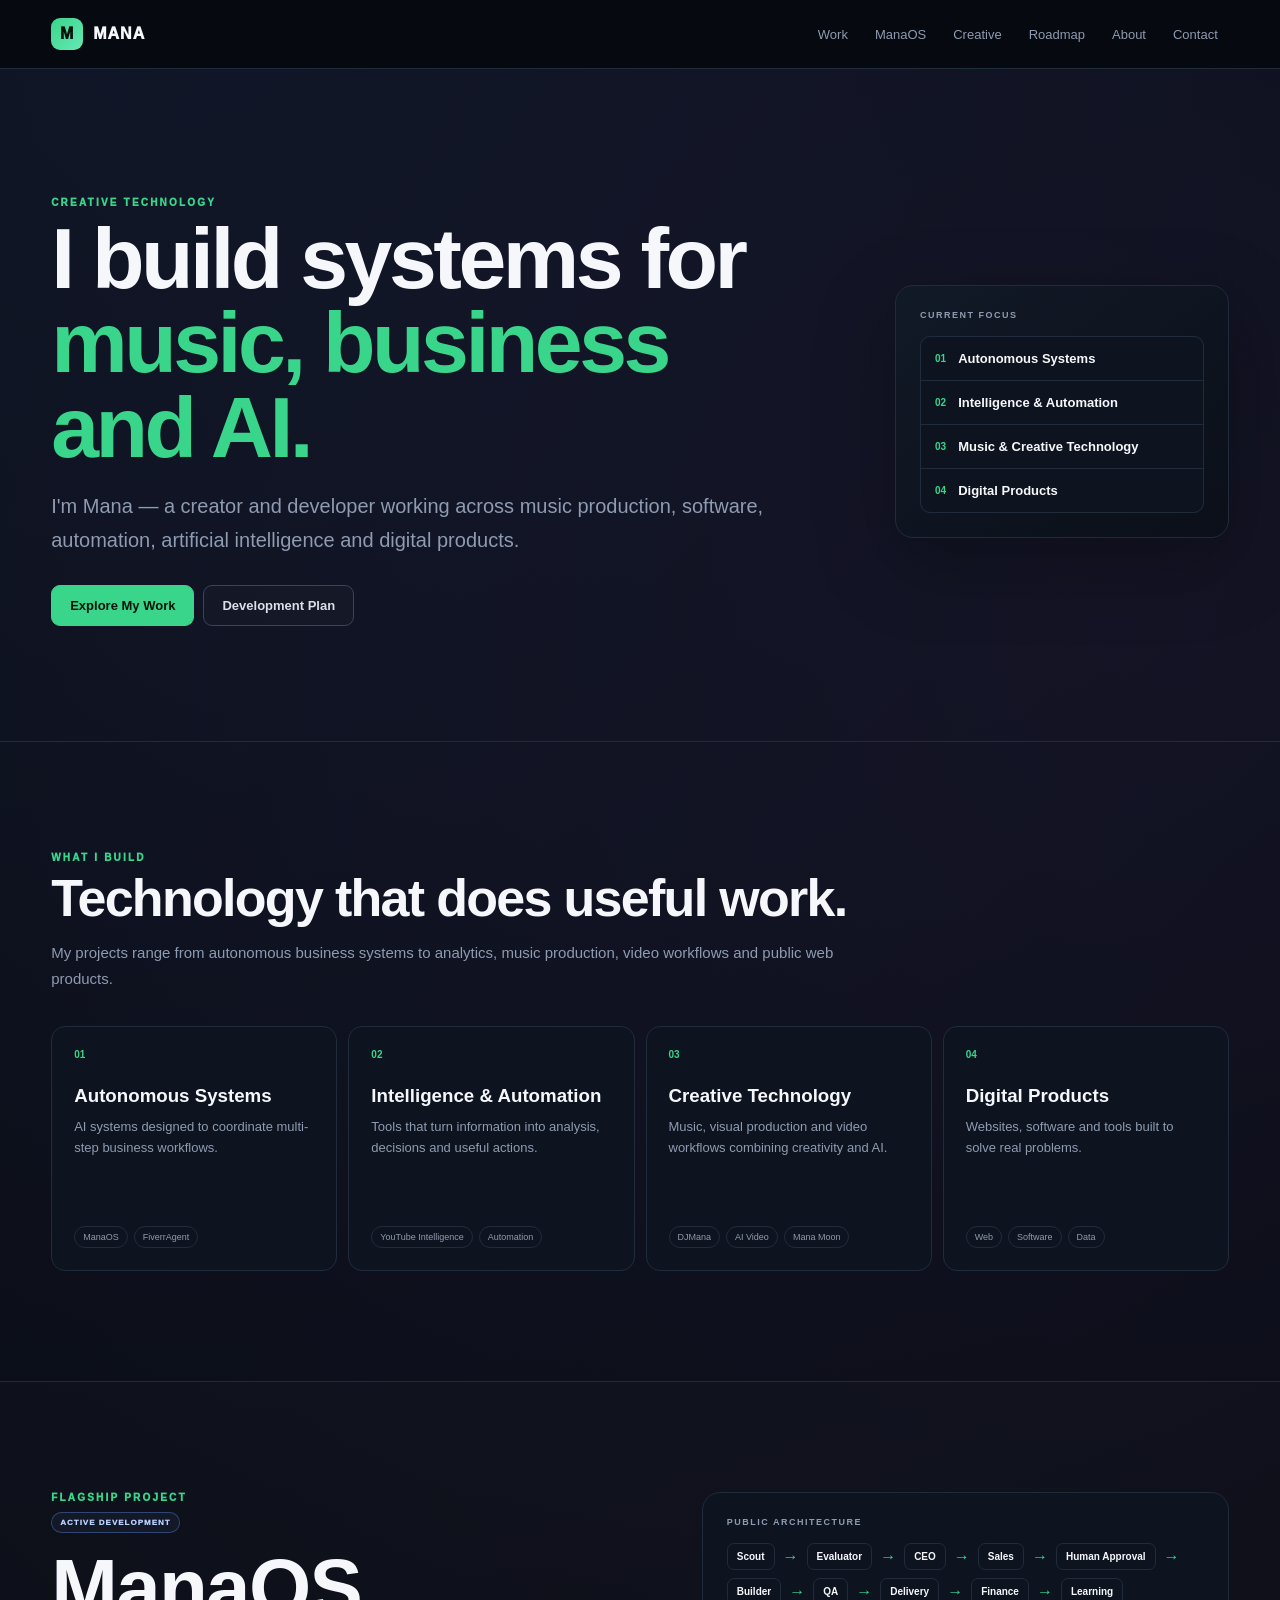
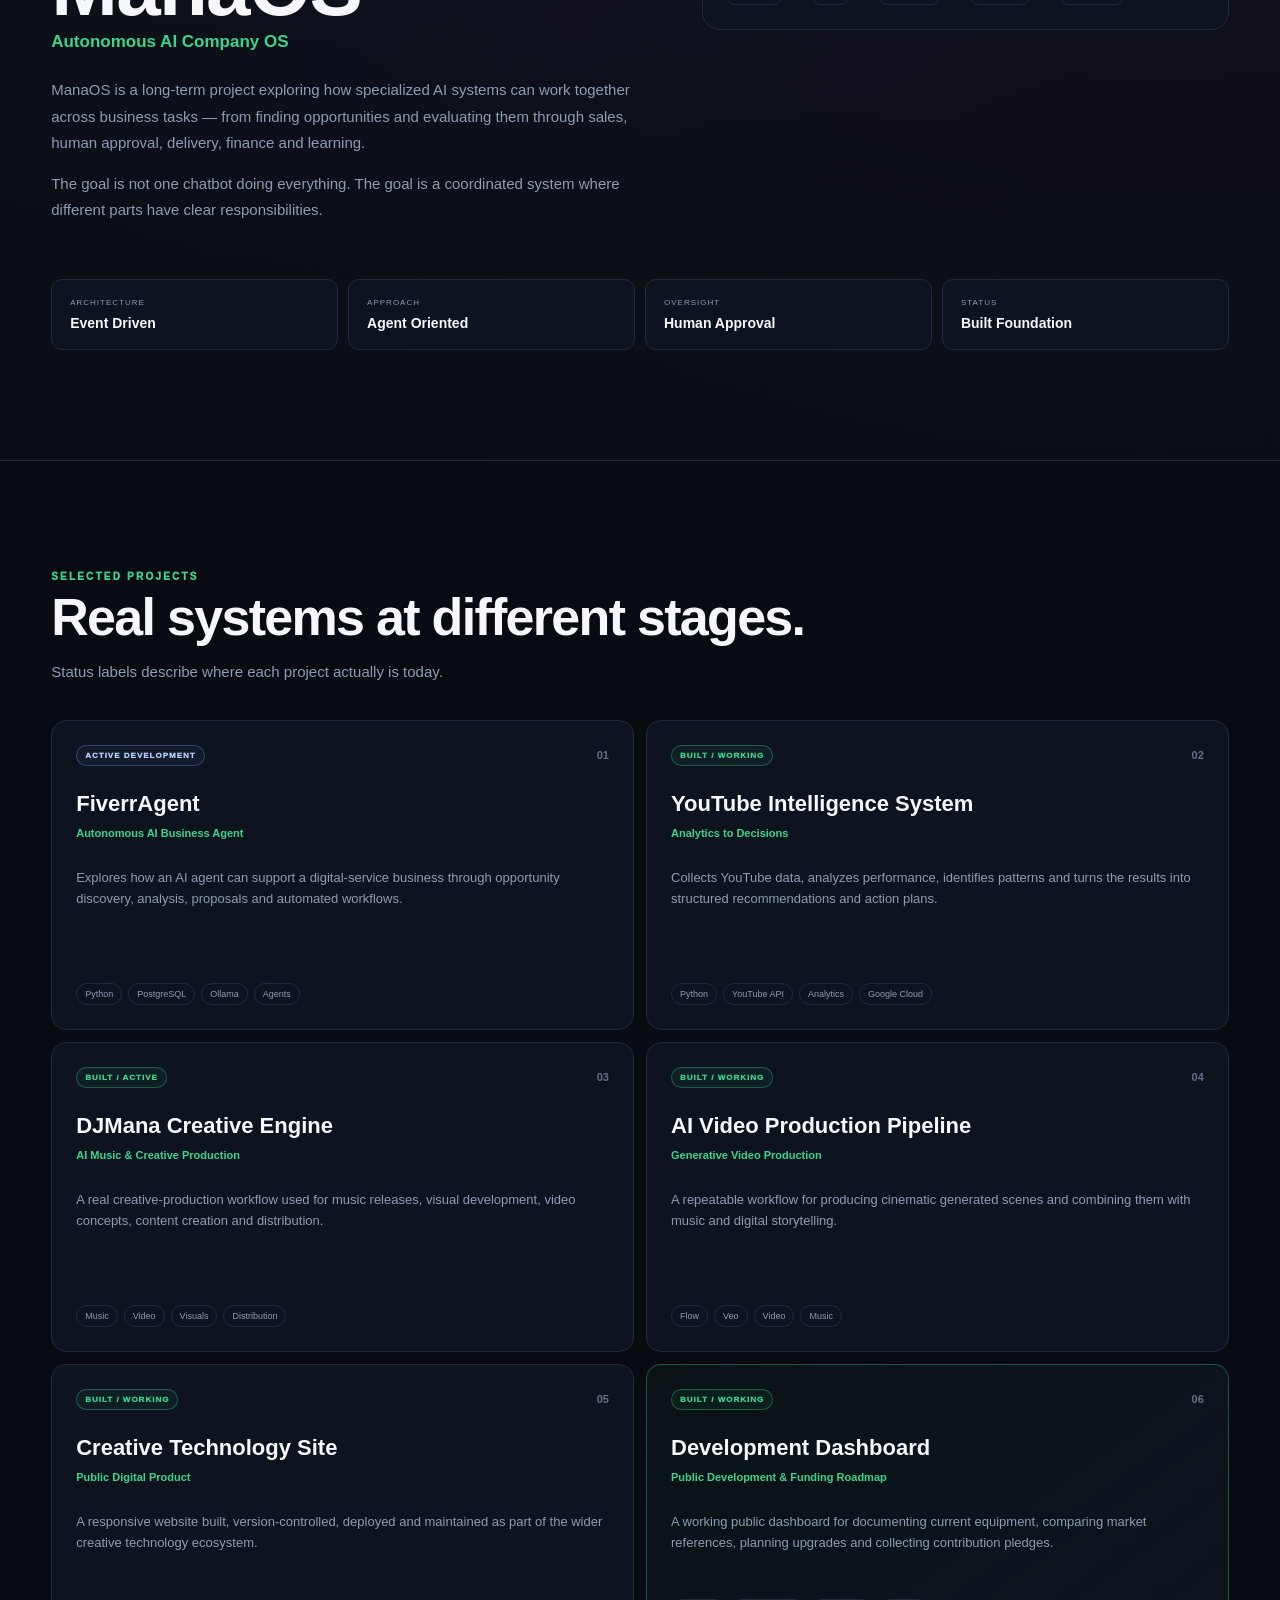
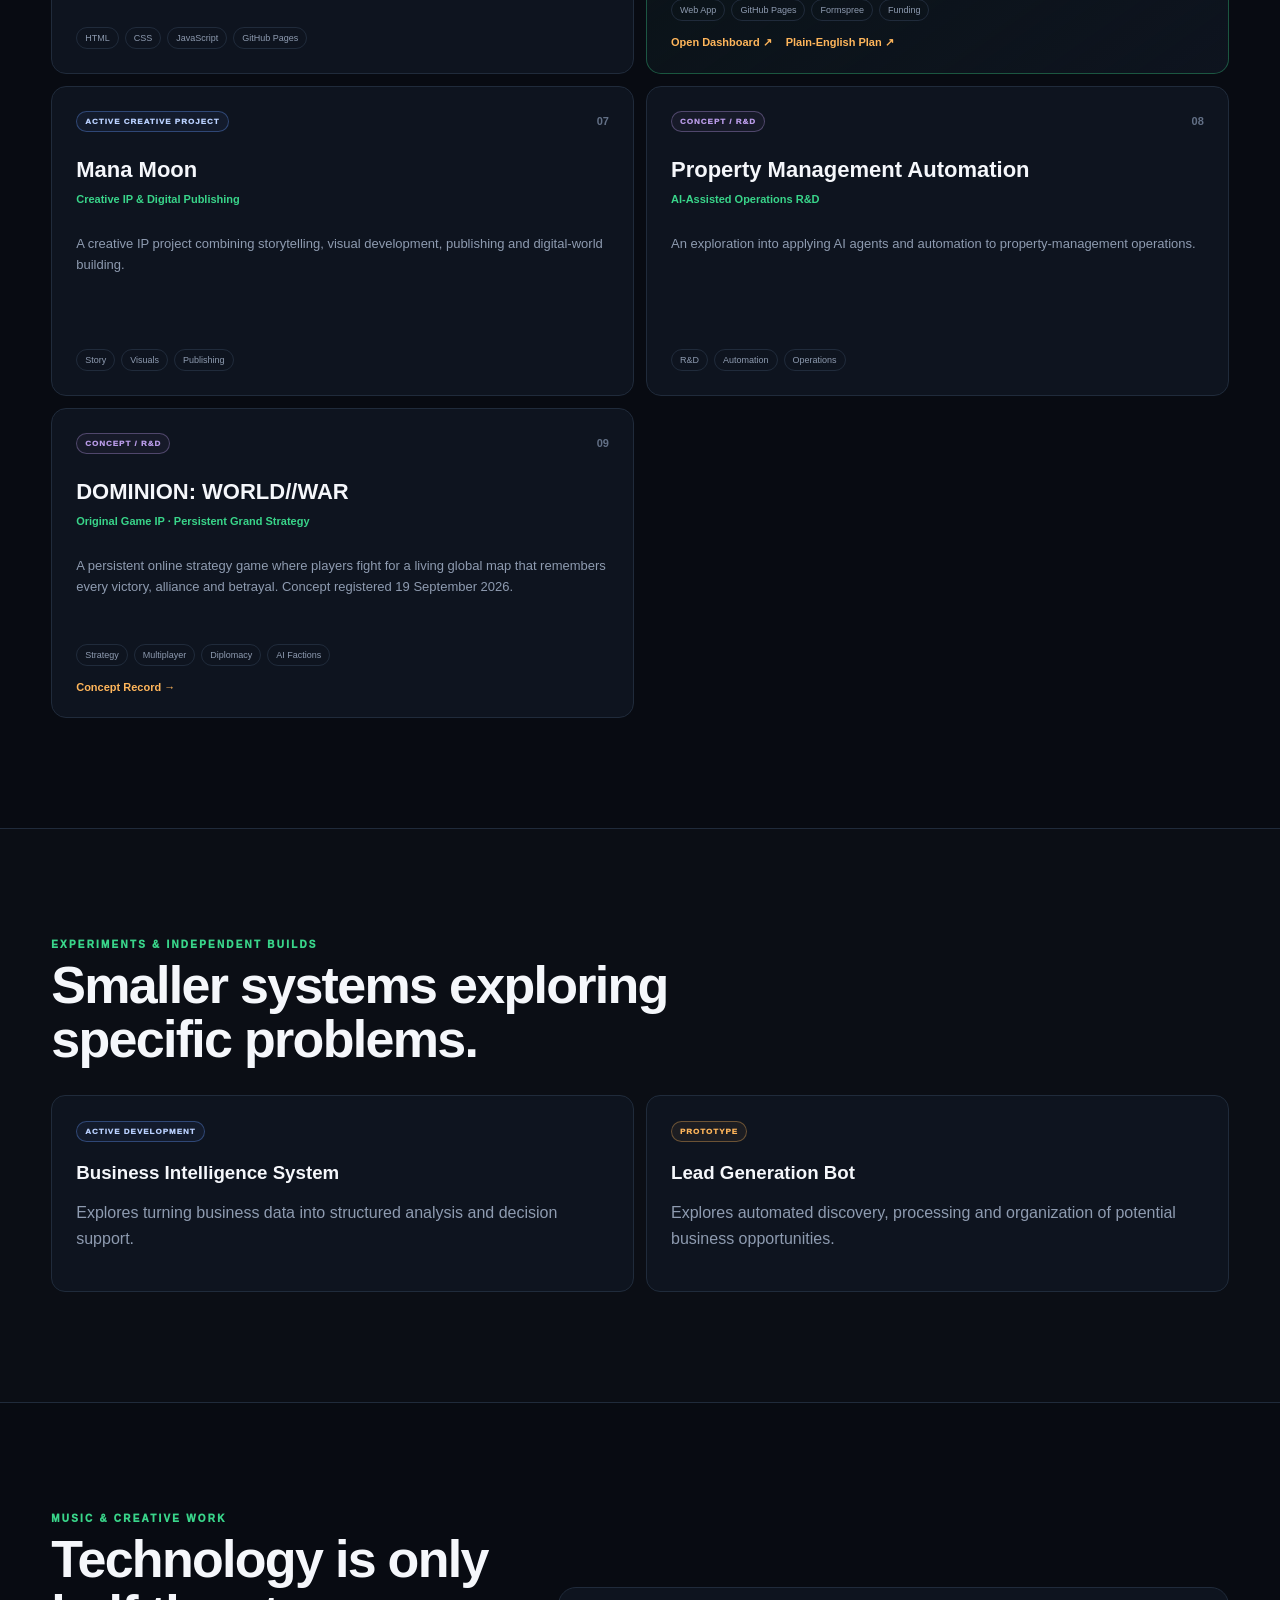
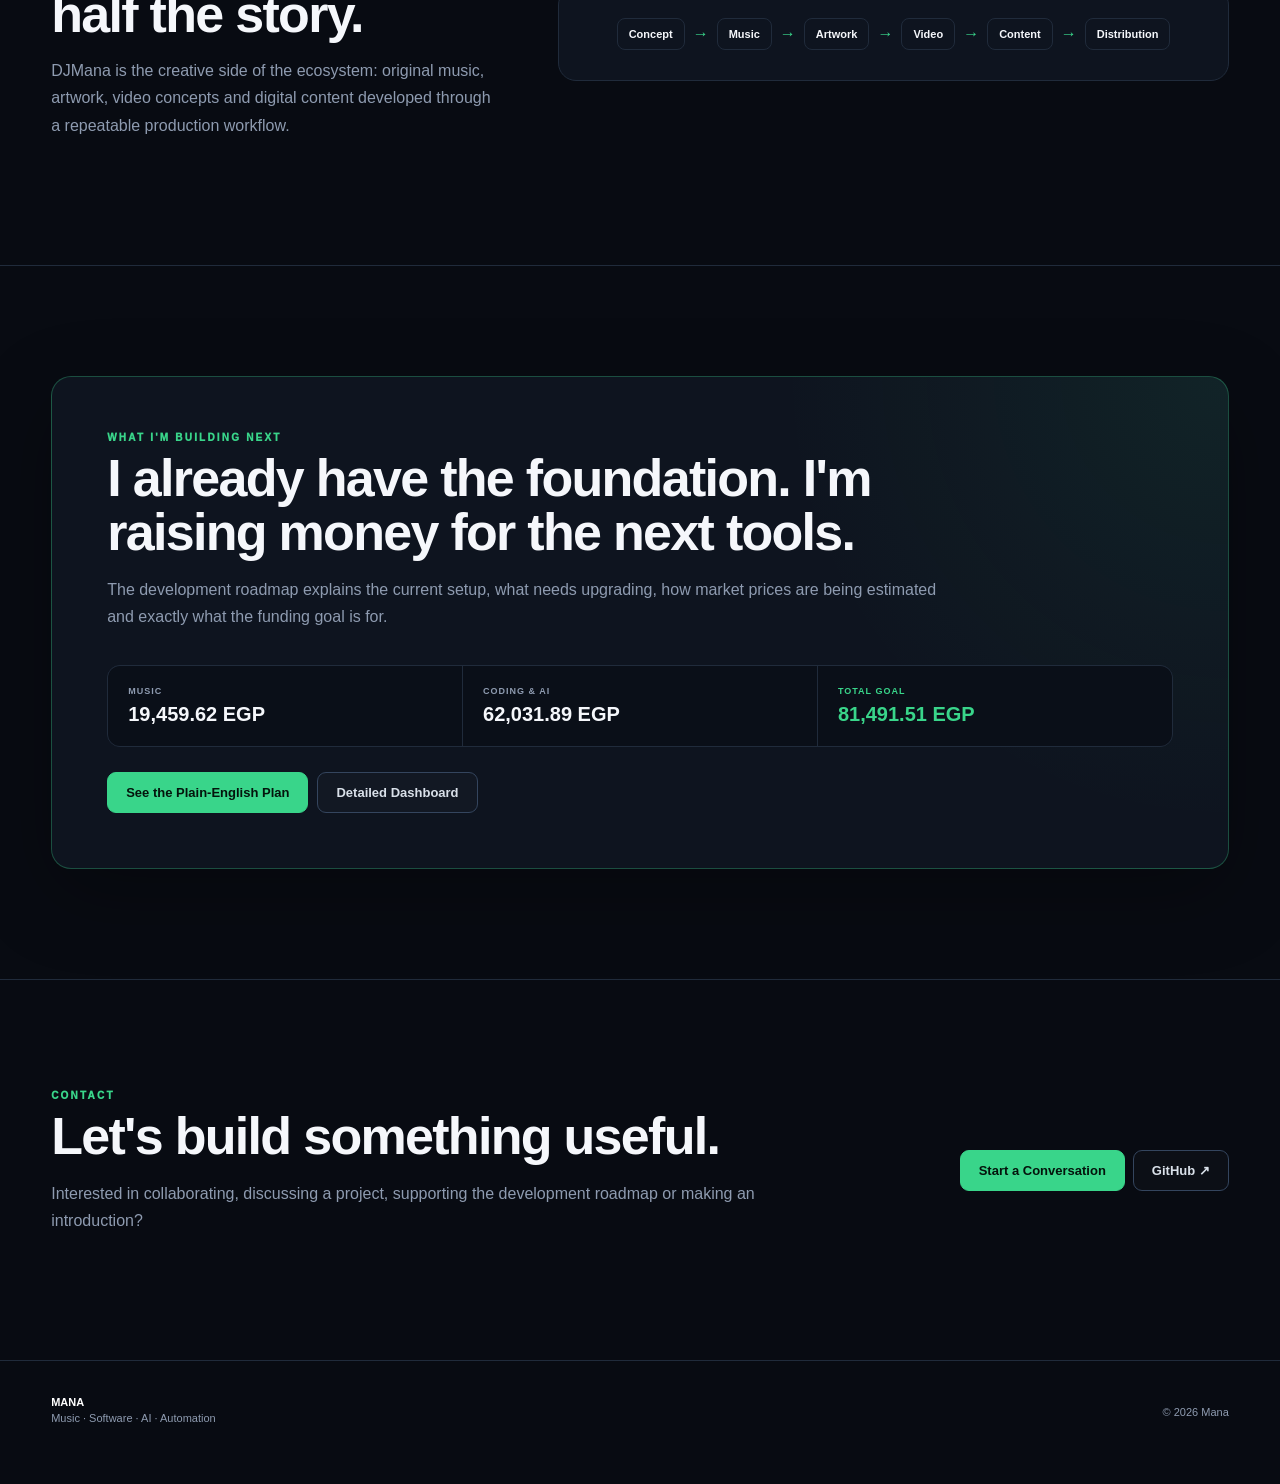
<file: index.html>
﻿<!DOCTYPE html>
<html lang="en">

<head>
  <meta charset="UTF-8">

  <meta
    name="viewport"
    content="width=device-width, initial-scale=1.0"
  >

  <meta
    name="description"
    content="Mana — music, software, AI, automation and digital products."
  >

  <meta
    property="og:title"
    content="Mana — Creative Technology"
  >

  <meta
    property="og:description"
    content="Music, software, AI, automation and digital products."
  >

  <meta
    property="og:type"
    content="website"
  >

  <title>Mana — Music, Software &amp; AI</title>

  <link
    rel="stylesheet"
    href="styles.css?v=3.1.0"
  >
</head>


<body>

<header class="site-header">

  <div class="nav-shell">

    <a
      class="brand"
      href="#top"
      aria-label="Mana home"
    >
      <span class="brand-mark">M</span>
      <span>MANA</span>
    </a>


    <nav class="desktop-nav">
      <a href="#work">Work</a>
      <a href="#manaos">ManaOS</a>
      <a href="#creative">Creative</a>
      <a href="#roadmap">Roadmap</a>
      <a href="about.html">About</a>
      <a href="contact.html">Contact</a>
    </nav>


    <button
      id="menuButton"
      class="menu-button"
      type="button"
      aria-label="Open navigation"
      aria-expanded="false"
    >
      Menu
    </button>

  </div>


  <nav
    id="mobileNav"
    class="mobile-nav"
    hidden
  >
    <a href="#work">Work</a>
    <a href="#manaos">ManaOS</a>
    <a href="#creative">Creative</a>
    <a href="#roadmap">Roadmap</a>
    <a href="about.html">About</a>
    <a href="contact.html">Contact</a>
  </nav>

</header>


<main id="top">


  <!-- HERO -->

  <section class="hero">

    <div class="container hero-grid">

      <div class="hero-copy">

        <p class="eyebrow">
          CREATIVE TECHNOLOGY
        </p>

        <h1>
          I build systems for
          <span>
            music, business and AI.
          </span>
        </h1>

        <p class="hero-lead">
          I'm Mana — a creator and developer working across
          music production, software, automation, artificial
          intelligence and digital products.
        </p>


        <div class="hero-actions">

          <a
            class="button primary"
            href="#work"
          >
            Explore My Work
          </a>

          <a
            class="button secondary"
            href="https://manarazek-hue.github.io/development-dashboard/?view=presentation"
            target="_blank"
            rel="noopener noreferrer"
          >
            Development Plan
          </a>

        </div>

      </div>


      <aside class="hero-panel">

        <p class="panel-label">
          CURRENT FOCUS
        </p>

        <div class="focus-list">

          <div>
            <span>01</span>
            <strong>Autonomous Systems</strong>
          </div>

          <div>
            <span>02</span>
            <strong>Intelligence &amp; Automation</strong>
          </div>

          <div>
            <span>03</span>
            <strong>Music &amp; Creative Technology</strong>
          </div>

          <div>
            <span>04</span>
            <strong>Digital Products</strong>
          </div>

        </div>

      </aside>

    </div>

  </section>


  <!-- WHAT I BUILD -->

  <section
    id="work"
    class="section"
  >

    <div class="container">

      <div class="section-heading">

        <p class="eyebrow">
          WHAT I BUILD
        </p>

        <h2>
          Technology that does useful work.
        </h2>

        <p>
          My projects range from autonomous business systems
          to analytics, music production, video workflows
          and public web products.
        </p>

      </div>


      <div class="category-grid">

        <article class="category-card">

          <span class="category-index">01</span>

          <h3>
            Autonomous Systems
          </h3>

          <p>
            AI systems designed to coordinate
            multi-step business workflows.
          </p>

          <div class="tag-row">
            <span>ManaOS</span>
            <span>FiverrAgent</span>
          </div>

        </article>


        <article class="category-card">

          <span class="category-index">02</span>

          <h3>
            Intelligence &amp; Automation
          </h3>

          <p>
            Tools that turn information into
            analysis, decisions and useful actions.
          </p>

          <div class="tag-row">
            <span>YouTube Intelligence</span>
            <span>Automation</span>
          </div>

        </article>


        <article class="category-card">

          <span class="category-index">03</span>

          <h3>
            Creative Technology
          </h3>

          <p>
            Music, visual production and video
            workflows combining creativity and AI.
          </p>

          <div class="tag-row">
            <span>DJMana</span>
            <span>AI Video</span>
            <span>Mana Moon</span>
          </div>

        </article>


        <article class="category-card">

          <span class="category-index">04</span>

          <h3>
            Digital Products
          </h3>

          <p>
            Websites, software and tools built
            to solve real problems.
          </p>

          <div class="tag-row">
            <span>Web</span>
            <span>Software</span>
            <span>Data</span>
          </div>

        </article>

      </div>

    </div>

  </section>


  <!-- MANAOS -->

  <section
    id="manaos"
    class="section section-alt"
  >

    <div class="container">

      <div class="flagship-layout">

        <div>

          <p class="eyebrow">
            FLAGSHIP PROJECT
          </p>


          <div class="status-row">

            <span class="status active">
              ACTIVE DEVELOPMENT
            </span>

          </div>


          <h2 class="flagship-title">
            ManaOS
          </h2>

          <p class="flagship-subtitle">
            Autonomous AI Company OS
          </p>


          <p class="flagship-copy">
            ManaOS is a long-term project exploring how
            specialized AI systems can work together across
            business tasks — from finding opportunities and
            evaluating them through sales, human approval,
            delivery, finance and learning.
          </p>


          <p class="flagship-copy">
            The goal is not one chatbot doing everything.
            The goal is a coordinated system where different
            parts have clear responsibilities.
          </p>

        </div>


        <div class="flagship-panel">

          <p class="panel-label">
            PUBLIC ARCHITECTURE
          </p>


          <div class="pipeline">

            <span>Scout</span>
            <i>&rarr;</i>

            <span>Evaluator</span>
            <i>&rarr;</i>

            <span>CEO</span>
            <i>&rarr;</i>

            <span>Sales</span>
            <i>&rarr;</i>

            <span>Human Approval</span>
            <i>&rarr;</i>

            <span>Builder</span>
            <i>&rarr;</i>

            <span>QA</span>
            <i>&rarr;</i>

            <span>Delivery</span>
            <i>&rarr;</i>

            <span>Finance</span>
            <i>&rarr;</i>

            <span>Learning</span>

          </div>

        </div>

      </div>


      <div class="proof-grid">

        <article>
          <small>ARCHITECTURE</small>
          <strong>Event Driven</strong>
        </article>

        <article>
          <small>APPROACH</small>
          <strong>Agent Oriented</strong>
        </article>

        <article>
          <small>OVERSIGHT</small>
          <strong>Human Approval</strong>
        </article>

        <article>
          <small>STATUS</small>
          <strong>Built Foundation</strong>
        </article>

      </div>

    </div>

  </section>


  <!-- SELECTED PROJECTS -->

  <section
    id="projects"
    class="section"
  >

    <div class="container">

      <div class="section-heading">

        <p class="eyebrow">
          SELECTED PROJECTS
        </p>

        <h2>
          Real systems at different stages.
        </h2>

        <p>
          Status labels describe where each project
          actually is today.
        </p>

      </div>


      <div class="project-grid">


        <article class="project-card">

          <div class="project-top">

            <span class="status active">
              ACTIVE DEVELOPMENT
            </span>

            <span class="project-number">01</span>

          </div>

          <h3>
            FiverrAgent
          </h3>

          <p class="project-type">
            Autonomous AI Business Agent
          </p>

          <p>
            Explores how an AI agent can support a
            digital-service business through opportunity
            discovery, analysis, proposals and automated
            workflows.
          </p>

          <div class="tag-row">
            <span>Python</span>
            <span>PostgreSQL</span>
            <span>Ollama</span>
            <span>Agents</span>
          </div>

        </article>


        <article class="project-card">

          <div class="project-top">

            <span class="status working">
              BUILT / WORKING
            </span>

            <span class="project-number">02</span>

          </div>

          <h3>
            YouTube Intelligence System
          </h3>

          <p class="project-type">
            Analytics to Decisions
          </p>

          <p>
            Collects YouTube data, analyzes performance,
            identifies patterns and turns the results into
            structured recommendations and action plans.
          </p>

          <div class="tag-row">
            <span>Python</span>
            <span>YouTube API</span>
            <span>Analytics</span>
            <span>Google Cloud</span>
          </div>

        </article>


        <article
          id="creative"
          class="project-card"
        >

          <div class="project-top">

            <span class="status working">
              BUILT / ACTIVE
            </span>

            <span class="project-number">03</span>

          </div>

          <h3>
            DJMana Creative Engine
          </h3>

          <p class="project-type">
            AI Music &amp; Creative Production
          </p>

          <p>
            A real creative-production workflow used for
            music releases, visual development, video
            concepts, content creation and distribution.
          </p>

          <div class="tag-row">
            <span>Music</span>
            <span>Video</span>
            <span>Visuals</span>
            <span>Distribution</span>
          </div>

        </article>


        <article class="project-card">

          <div class="project-top">

            <span class="status working">
              BUILT / WORKING
            </span>

            <span class="project-number">04</span>

          </div>

          <h3>
            AI Video Production Pipeline
          </h3>

          <p class="project-type">
            Generative Video Production
          </p>

          <p>
            A repeatable workflow for producing cinematic
            generated scenes and combining them with music
            and digital storytelling.
          </p>

          <div class="tag-row">
            <span>Flow</span>
            <span>Veo</span>
            <span>Video</span>
            <span>Music</span>
          </div>

        </article>


        <article class="project-card">

          <div class="project-top">

            <span class="status working">
              BUILT / WORKING
            </span>

            <span class="project-number">05</span>

          </div>

          <h3>
            Creative Technology Site
          </h3>

          <p class="project-type">
            Public Digital Product
          </p>

          <p>
            A responsive website built, version-controlled,
            deployed and maintained as part of the wider
            creative technology ecosystem.
          </p>

          <div class="tag-row">
            <span>HTML</span>
            <span>CSS</span>
            <span>JavaScript</span>
            <span>GitHub Pages</span>
          </div>

        </article>


        <article class="project-card featured-project">

          <div class="project-top">

            <span class="status working">
              BUILT / WORKING
            </span>

            <span class="project-number">06</span>

          </div>

          <h3>
            Development Dashboard
          </h3>

          <p class="project-type">
            Public Development &amp; Funding Roadmap
          </p>

          <p>
            A working public dashboard for documenting
            current equipment, comparing market references,
            planning upgrades and collecting contribution
            pledges.
          </p>

          <div class="tag-row">
            <span>Web App</span>
            <span>GitHub Pages</span>
            <span>Formspree</span>
            <span>Funding</span>
          </div>


          <div class="project-actions">

            <a
              href="https://manarazek-hue.github.io/development-dashboard/"
              target="_blank"
              rel="noopener noreferrer"
            >
              Open Dashboard &nearr;
            </a>

            <a
              href="https://manarazek-hue.github.io/development-dashboard/?view=presentation"
              target="_blank"
              rel="noopener noreferrer"
            >
              Plain-English Plan &nearr;
            </a>

          </div>

        </article>


        <article class="project-card">

          <div class="project-top">

            <span class="status active">
              ACTIVE CREATIVE PROJECT
            </span>

            <span class="project-number">07</span>

          </div>

          <h3>
            Mana Moon
          </h3>

          <p class="project-type">
            Creative IP &amp; Digital Publishing
          </p>

          <p>
            A creative IP project combining storytelling,
            visual development, publishing and digital-world
            building.
          </p>

          <div class="tag-row">
            <span>Story</span>
            <span>Visuals</span>
            <span>Publishing</span>
          </div>

        </article>


        <article class="project-card">

          <div class="project-top">

            <span class="status concept">
              CONCEPT / R&amp;D
            </span>

            <span class="project-number">08</span>

          </div>

          <h3>
            Property Management Automation
          </h3>

          <p class="project-type">
            AI-Assisted Operations R&amp;D
          </p>

          <p>
            An exploration into applying AI agents and
            automation to property-management operations.
          </p>

          <div class="tag-row">
            <span>R&amp;D</span>
            <span>Automation</span>
            <span>Operations</span>
          </div>

        </article>

        <article class="project-card">

          <div class="project-top">

            <span class="status concept">
              CONCEPT / R&amp;D
            </span>

            <span class="project-number">09</span>

          </div>

          <h3>
            DOMINION: WORLD//WAR
          </h3>

          <p class="project-type">
            Original Game IP &middot; Persistent Grand Strategy
          </p>

          <p>
            A persistent online strategy game where players
            fight for a living global map that remembers
            every victory, alliance and betrayal.
            Concept registered 19 September 2026.
          </p>

          <div class="tag-row">
            <span>Strategy</span>
            <span>Multiplayer</span>
            <span>Diplomacy</span>
            <span>AI Factions</span>
          </div>

          <div class="project-actions">

            <a href="dominion.html">
              Concept Record &rarr;
            </a>

          </div>

        </article>

      </div>

    </div>

  </section>


  <!-- INDEPENDENT BUILDS -->

  <section class="section section-alt">

    <div class="container">

      <div class="section-heading compact">

        <p class="eyebrow">
          EXPERIMENTS &amp; INDEPENDENT BUILDS
        </p>

        <h2>
          Smaller systems exploring specific problems.
        </h2>

      </div>


      <div class="independent-grid">

        <article>

          <span class="status active">
            ACTIVE DEVELOPMENT
          </span>

          <h3>
            Business Intelligence System
          </h3>

          <p>
            Explores turning business data into
            structured analysis and decision support.
          </p>

        </article>


        <article>

          <span class="status prototype">
            PROTOTYPE
          </span>

          <h3>
            Lead Generation Bot
          </h3>

          <p>
            Explores automated discovery, processing
            and organization of potential business
            opportunities.
          </p>

        </article>

      </div>

    </div>

  </section>


  <!-- CREATIVE -->

  <section class="section creative-section">

    <div class="container creative-layout">

      <div>

        <p class="eyebrow">
          MUSIC &amp; CREATIVE WORK
        </p>

        <h2>
          Technology is only half the story.
        </h2>

        <p>
          DJMana is the creative side of the ecosystem:
          original music, artwork, video concepts and
          digital content developed through a repeatable
          production workflow.
        </p>

      </div>


      <div class="creative-flow">

        <span>Concept</span>
        <i>&rarr;</i>

        <span>Music</span>
        <i>&rarr;</i>

        <span>Artwork</span>
        <i>&rarr;</i>

        <span>Video</span>
        <i>&rarr;</i>

        <span>Content</span>
        <i>&rarr;</i>

        <span>Distribution</span>

      </div>

    </div>

  </section>


  <!-- ROADMAP -->

  <section
    id="roadmap"
    class="section roadmap-section"
  >

    <div class="container">

      <div class="roadmap-card">

        <div class="roadmap-copy">

          <p class="eyebrow">
            WHAT I'M BUILDING NEXT
          </p>

          <h2>
            I already have the foundation.
            I'm raising money for the next tools.
          </h2>

          <p>
            The development roadmap explains the current
            setup, what needs upgrading, how market prices
            are being estimated and exactly what the
            funding goal is for.
          </p>

        </div>


        <div class="roadmap-budget">

          <div>

            <span>
              MUSIC
            </span>

            <strong>
              19,459.62 EGP
            </strong>

          </div>


          <div>

            <span>
              CODING &amp; AI
            </span>

            <strong>
              62,031.89 EGP
            </strong>

          </div>


          <div class="roadmap-total">

            <span>
              TOTAL GOAL
            </span>

            <strong>
              81,491.51 EGP
            </strong>

          </div>

        </div>


        <div class="roadmap-actions">

          <a
            class="button primary"
            href="https://manarazek-hue.github.io/development-dashboard/?view=presentation"
            target="_blank"
            rel="noopener noreferrer"
          >
            See the Plain-English Plan
          </a>

          <a
            class="button secondary"
            href="https://manarazek-hue.github.io/development-dashboard/"
            target="_blank"
            rel="noopener noreferrer"
          >
            Detailed Dashboard
          </a>

        </div>

      </div>

    </div>

  </section>


  <!-- CONTACT -->

  <section
    id="contact"
    class="section contact-section"
  >

    <div class="container contact-layout">

      <div>

        <p class="eyebrow">
          CONTACT
        </p>

        <h2>
          Let's build something useful.
        </h2>

        <p>
          Interested in collaborating, discussing a project,
          supporting the development roadmap or making an
          introduction?
        </p>

      </div>


      <div class="contact-actions">

        <a
          class="button primary"
          href="contact.html"
        >
          Start a Conversation
        </a>

        <a
          class="button secondary"
          href="https://github.com/manarazek-hue"
          target="_blank"
          rel="noopener noreferrer"
        >
          GitHub &nearr;
        </a>

      </div>

    </div>

  </section>


</main>


<footer>

  <div class="container footer-layout">

    <div>

      <strong>
        MANA
      </strong>

      <p>
        Music · Software · AI · Automation
      </p>

    </div>

    <p>
      © 2026 Mana
    </p>

  </div>

</footer>


<script src="script.js?v=3.1.0"></script>

</body>

</html>
</file>
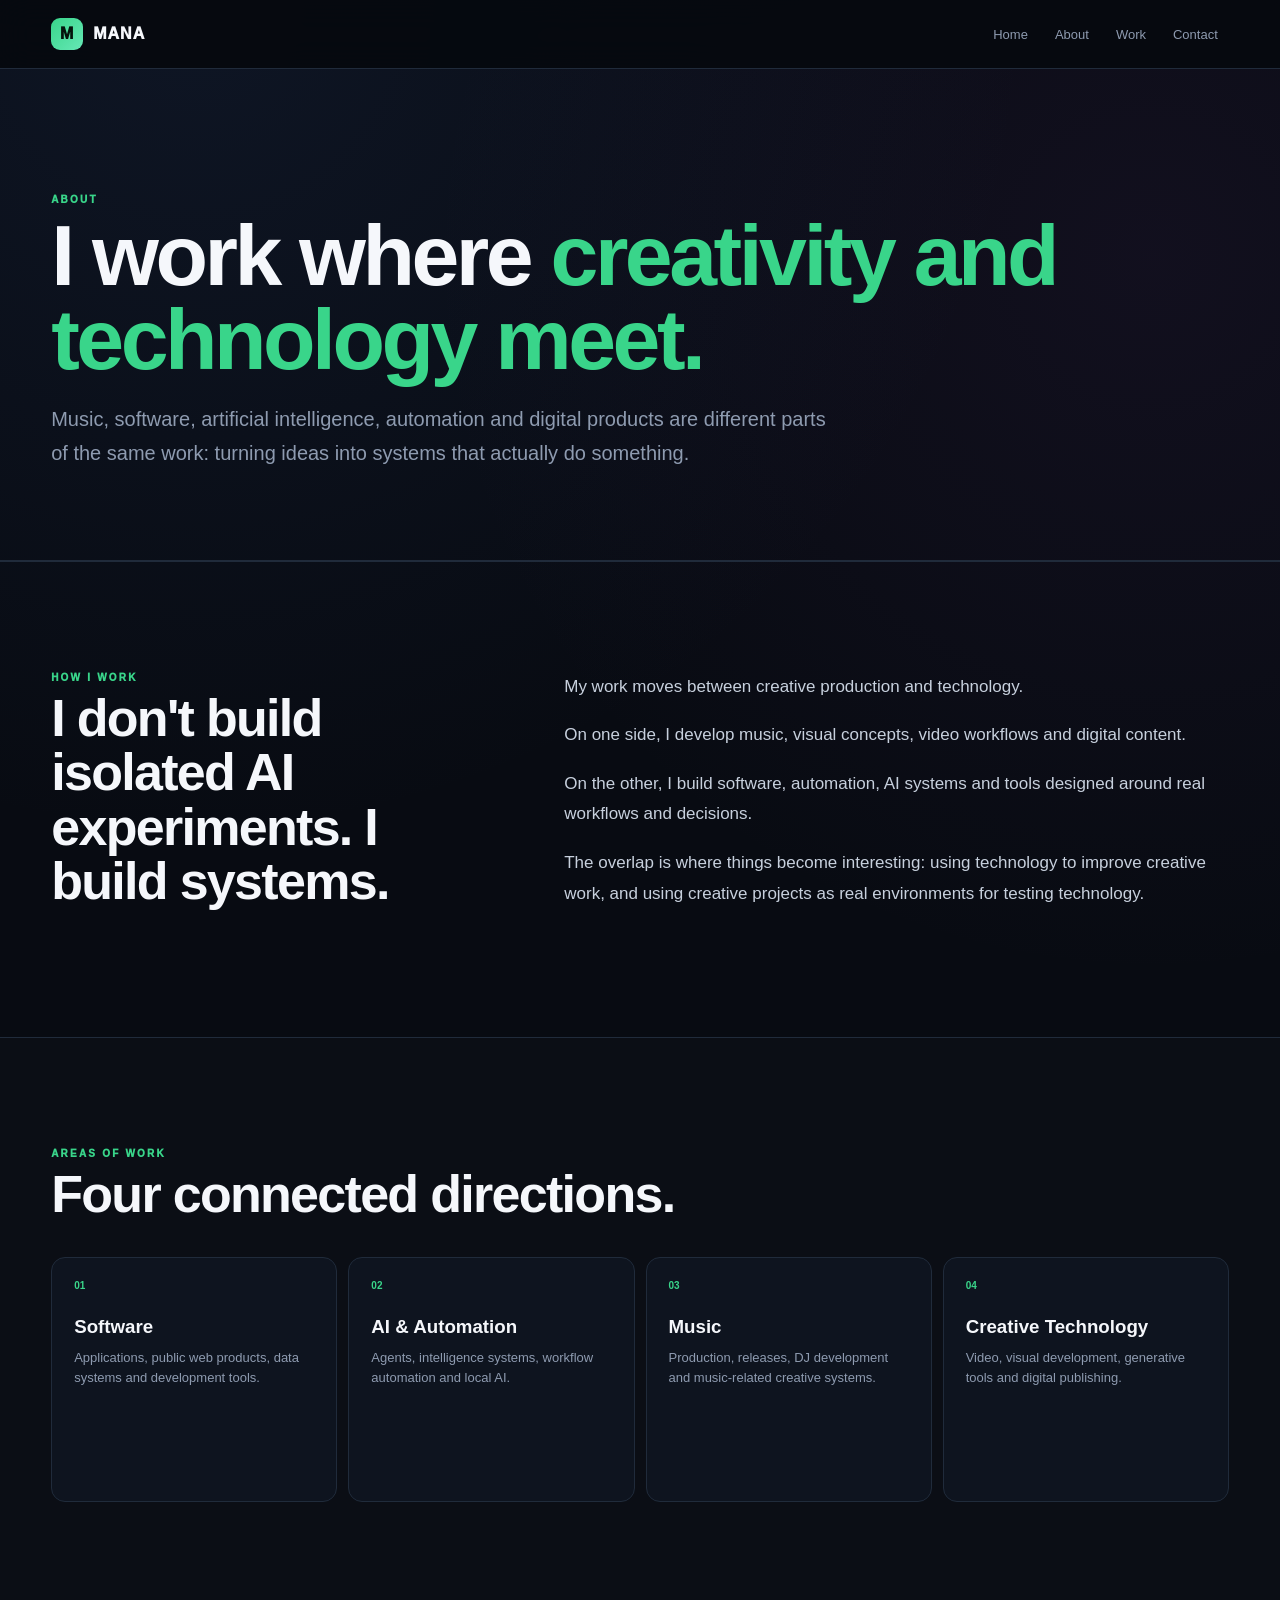
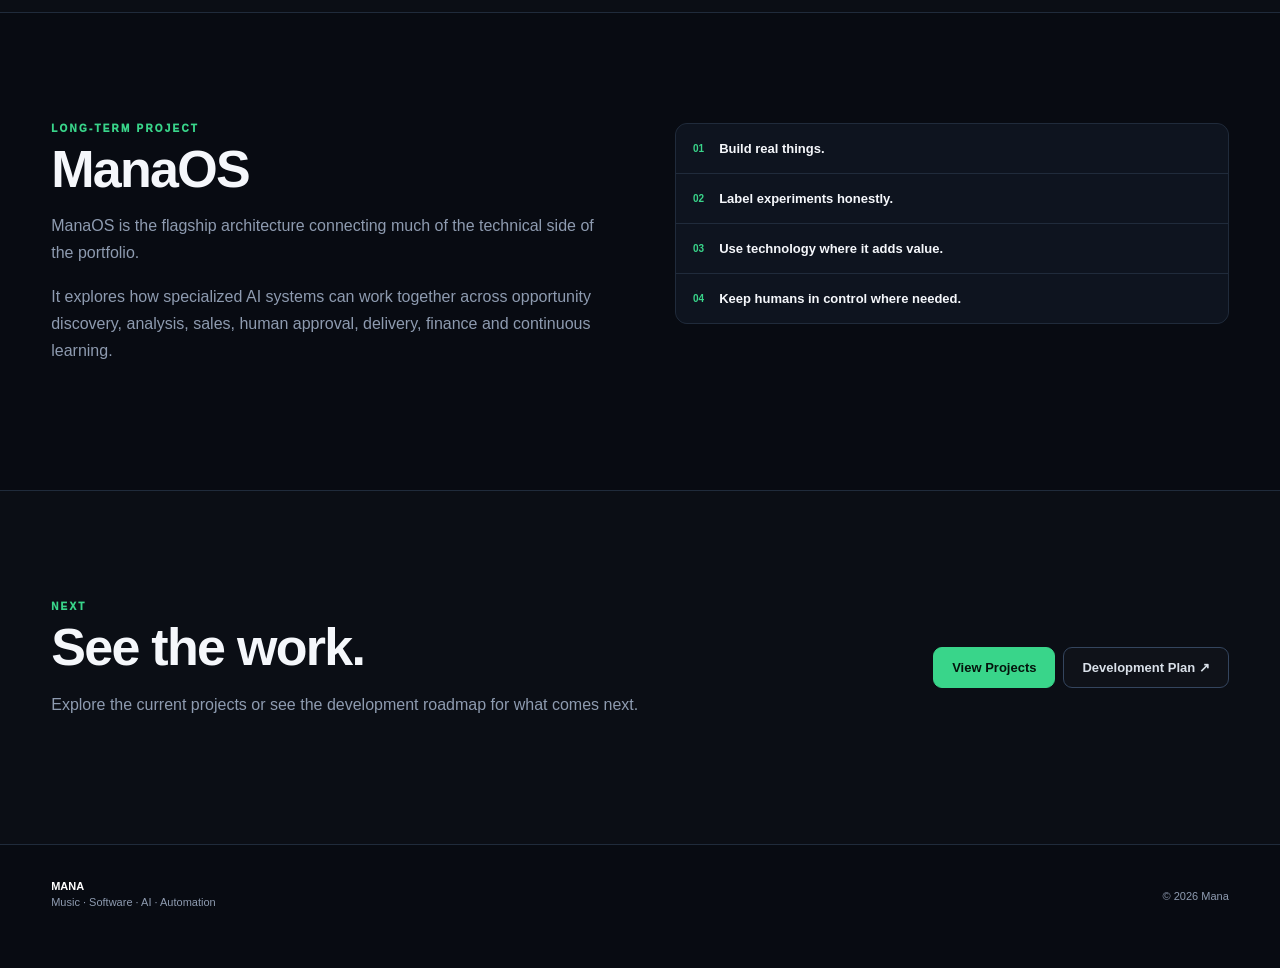
<file: about.html>
﻿<!DOCTYPE html>
<html lang="en">

<head>

  <meta charset="UTF-8">

  <meta
    name="viewport"
    content="width=device-width, initial-scale=1.0"
  >

  <meta
    name="description"
    content="About Mana — creator and developer working across music, software, AI, automation and digital products."
  >

  <title>
    About — Mana
  </title>

  <link
    rel="stylesheet"
    href="styles.css?v=3.1.0"
  >

</head>


<body>

  <header class="site-header">

    <div class="nav-shell">

      <a
        class="brand"
        href="index.html"
      >
        <span class="brand-mark">
          M
        </span>

        <span>
          MANA
        </span>
      </a>


      <nav class="desktop-nav">

        <a href="index.html">
          Home
        </a>

        <a href="about.html">
          About
        </a>

        <a href="index.html#projects">
          Work
        </a>

        <a href="contact.html">
          Contact
        </a>

      </nav>


      <button
        id="menuButton"
        class="menu-button"
        type="button"
        aria-label="Open navigation"
        aria-expanded="false"
      >
        Menu
      </button>

    </div>


    <nav
      id="mobileNav"
      class="mobile-nav"
      hidden
    >

      <a href="index.html">
        Home
      </a>

      <a href="about.html">
        About
      </a>

      <a href="index.html#projects">
        Work
      </a>

      <a href="contact.html">
        Contact
      </a>

    </nav>

  </header>


  <main>


    <section class="subpage-hero">

      <div class="container">

        <p class="eyebrow">
          ABOUT
        </p>

        <h1>
          I work where
          <span>
            creativity and technology meet.
          </span>
        </h1>

        <p class="subpage-lead">
          Music, software, artificial intelligence,
          automation and digital products are different
          parts of the same work: turning ideas into
          systems that actually do something.
        </p>

      </div>

    </section>


    <section class="section">

      <div class="container about-story">

        <div>

          <p class="eyebrow">
            HOW I WORK
          </p>

          <h2>
            I don't build isolated AI experiments.
            I build systems.
          </h2>

        </div>


        <div class="about-copy">

          <p>
            My work moves between creative production
            and technology.
          </p>

          <p>
            On one side, I develop music, visual concepts,
            video workflows and digital content.
          </p>

          <p>
            On the other, I build software, automation,
            AI systems and tools designed around real
            workflows and decisions.
          </p>

          <p>
            The overlap is where things become interesting:
            using technology to improve creative work,
            and using creative projects as real environments
            for testing technology.
          </p>

        </div>

      </div>

    </section>


    <section class="section section-alt">

      <div class="container">

        <div class="section-heading">

          <p class="eyebrow">
            AREAS OF WORK
          </p>

          <h2>
            Four connected directions.
          </h2>

        </div>


        <div class="category-grid">

          <article class="category-card">

            <span class="category-index">
              01
            </span>

            <h3>
              Software
            </h3>

            <p>
              Applications, public web products,
              data systems and development tools.
            </p>

          </article>


          <article class="category-card">

            <span class="category-index">
              02
            </span>

            <h3>
              AI & Automation
            </h3>

            <p>
              Agents, intelligence systems,
              workflow automation and local AI.
            </p>

          </article>


          <article class="category-card">

            <span class="category-index">
              03
            </span>

            <h3>
              Music
            </h3>

            <p>
              Production, releases, DJ development
              and music-related creative systems.
            </p>

          </article>


          <article class="category-card">

            <span class="category-index">
              04
            </span>

            <h3>
              Creative Technology
            </h3>

            <p>
              Video, visual development,
              generative tools and digital publishing.
            </p>

          </article>

        </div>

      </div>

    </section>


    <section class="section">

      <div class="container about-flagship">

        <div>

          <p class="eyebrow">
            LONG-TERM PROJECT
          </p>

          <h2>
            ManaOS
          </h2>

          <p>
            ManaOS is the flagship architecture connecting
            much of the technical side of the portfolio.
          </p>

          <p>
            It explores how specialized AI systems can work
            together across opportunity discovery, analysis,
            sales, human approval, delivery, finance and
            continuous learning.
          </p>

        </div>


        <div class="about-principles">

          <article>
            <span>01</span>
            <strong>Build real things.</strong>
          </article>

          <article>
            <span>02</span>
            <strong>Label experiments honestly.</strong>
          </article>

          <article>
            <span>03</span>
            <strong>Use technology where it adds value.</strong>
          </article>

          <article>
            <span>04</span>
            <strong>Keep humans in control where needed.</strong>
          </article>

        </div>

      </div>

    </section>


    <section class="section section-alt">

      <div class="container contact-layout">

        <div>

          <p class="eyebrow">
            NEXT
          </p>

          <h2>
            See the work.
          </h2>

          <p>
            Explore the current projects or see the
            development roadmap for what comes next.
          </p>

        </div>


        <div class="contact-actions">

          <a
            class="button primary"
            href="index.html#projects"
          >
            View Projects
          </a>

          <a
            class="button secondary"
            href="https://manarazek-hue.github.io/development-dashboard/?view=presentation"
            target="_blank"
            rel="noopener noreferrer"
          >
            Development Plan ↗
          </a>

        </div>

      </div>

    </section>


  </main>


  <footer>

    <div class="container footer-layout">

      <div>

        <strong>
          MANA
        </strong>

        <p>
          Music · Software · AI · Automation
        </p>

      </div>

      <p>
        © 2026 Mana
      </p>

    </div>

  </footer>


  <script src="script.js?v=3.1.0"></script>

</body>

</html>
</file>
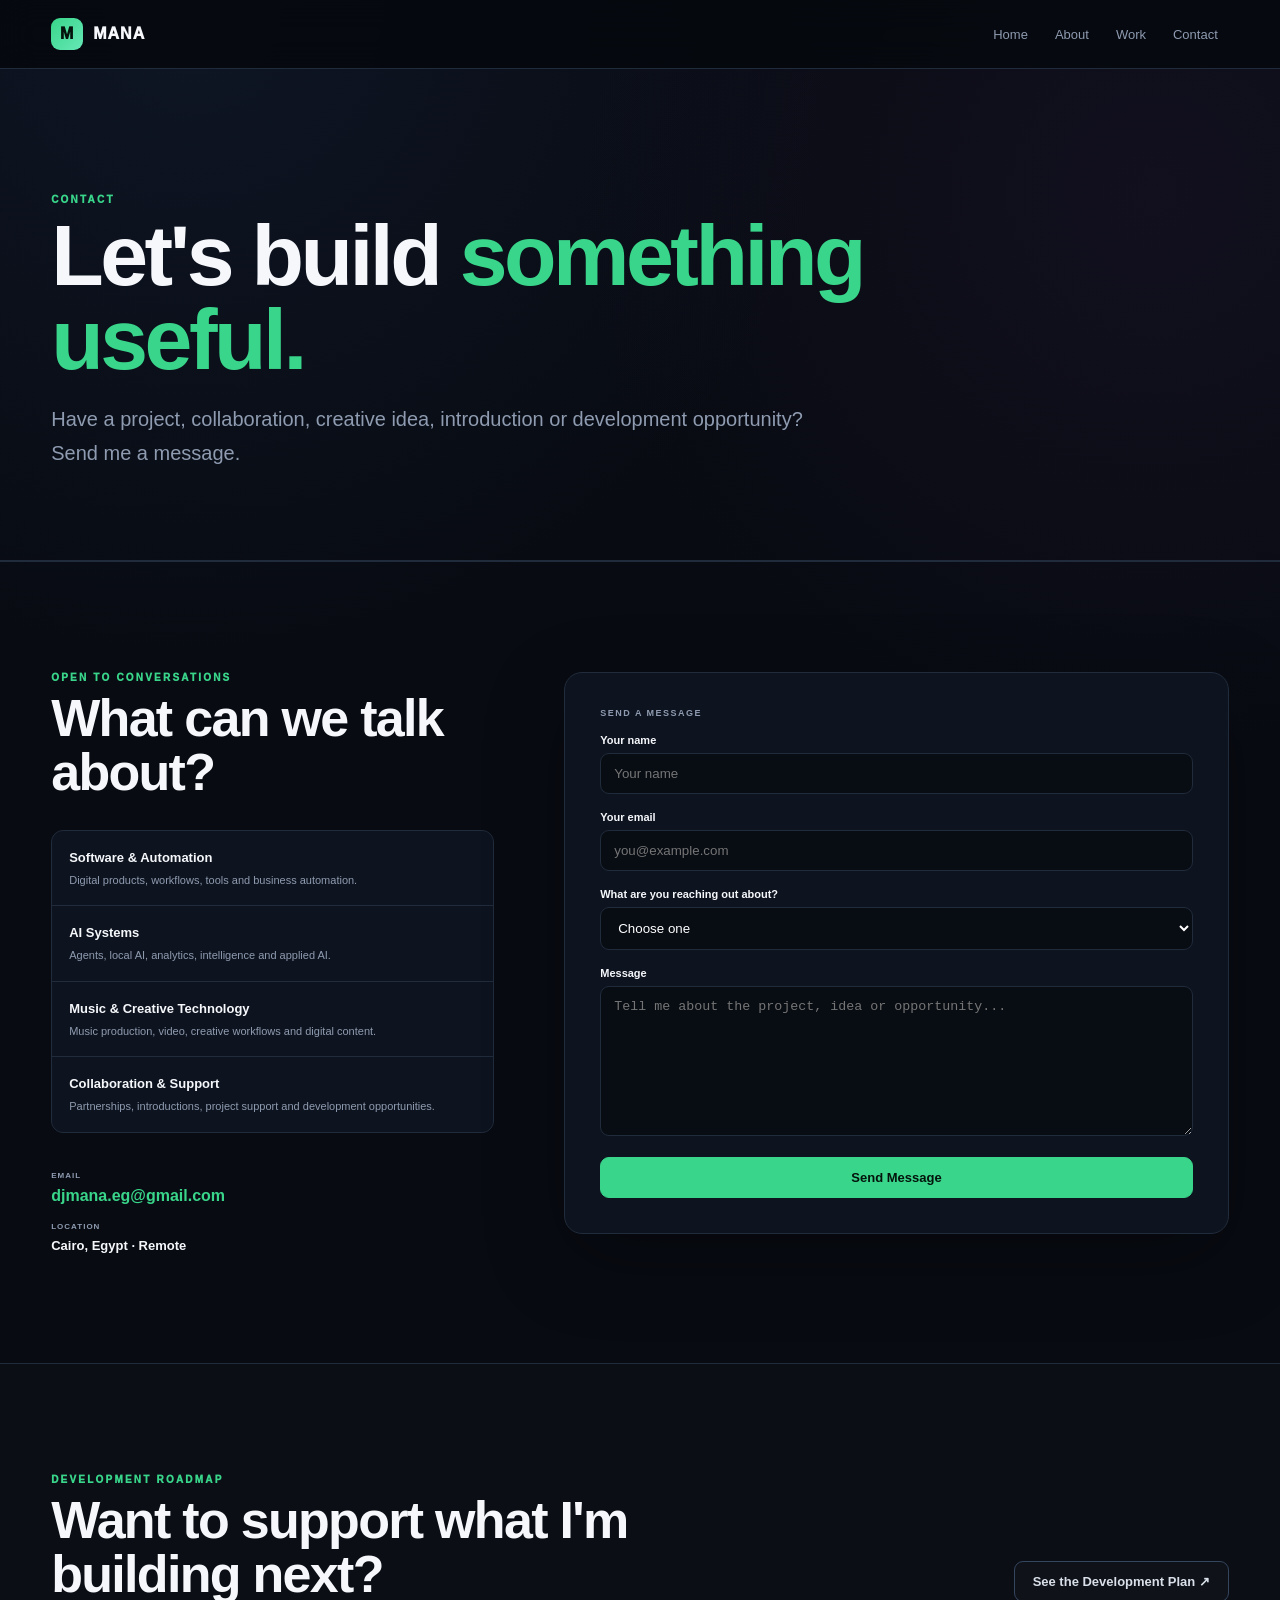
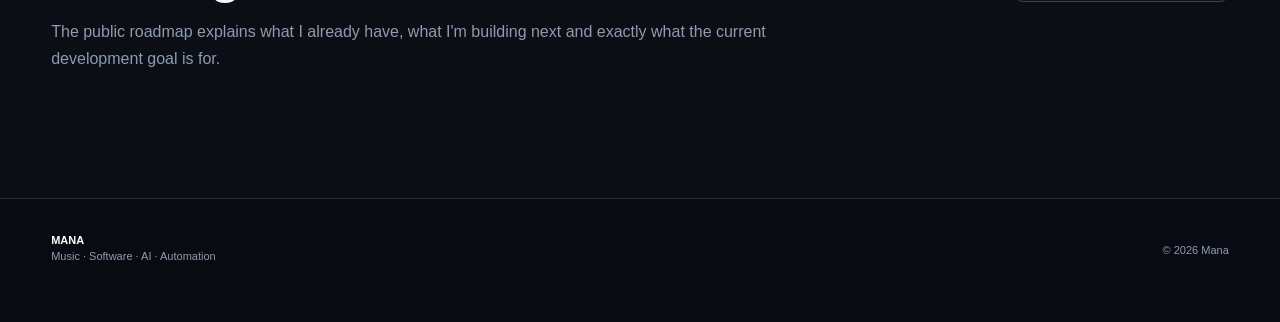
<file: contact.html>
﻿<!DOCTYPE html>
<html lang="en">

<head>

  <meta charset="UTF-8">

  <meta
    name="viewport"
    content="width=device-width, initial-scale=1.0"
  >

  <meta
    name="description"
    content="Contact Mana about software, AI, automation, music, creative technology and collaborations."
  >

  <title>
    Contact — Mana
  </title>

  <link
    rel="stylesheet"
    href="styles.css?v=3.1.0"
  >

</head>


<body>

  <header class="site-header">

    <div class="nav-shell">

      <a
        class="brand"
        href="index.html"
      >
        <span class="brand-mark">
          M
        </span>

        <span>
          MANA
        </span>
      </a>


      <nav class="desktop-nav">

        <a href="index.html">
          Home
        </a>

        <a href="about.html">
          About
        </a>

        <a href="index.html#projects">
          Work
        </a>

        <a href="contact.html">
          Contact
        </a>

      </nav>


      <button
        id="menuButton"
        class="menu-button"
        type="button"
        aria-label="Open navigation"
        aria-expanded="false"
      >
        Menu
      </button>

    </div>


    <nav
      id="mobileNav"
      class="mobile-nav"
      hidden
    >

      <a href="index.html">
        Home
      </a>

      <a href="about.html">
        About
      </a>

      <a href="index.html#projects">
        Work
      </a>

      <a href="contact.html">
        Contact
      </a>

    </nav>

  </header>


  <main>


    <!-- INTRO -->

    <section class="subpage-hero">

      <div class="container">

        <p class="eyebrow">
          CONTACT
        </p>

        <h1>
          Let's build
          <span>something useful.</span>
        </h1>

        <p class="subpage-lead">
          Have a project, collaboration, creative idea,
          introduction or development opportunity?
          Send me a message.
        </p>

      </div>

    </section>


    <!-- CONTACT -->

    <section class="section">

      <div class="container contact-page-grid">


        <div class="contact-context">

          <p class="eyebrow">
            OPEN TO CONVERSATIONS
          </p>

          <h2>
            What can we talk about?
          </h2>


          <div class="contact-topic-list">

            <article>
              <strong>
                Software & Automation
              </strong>

              <p>
                Digital products, workflows,
                tools and business automation.
              </p>
            </article>


            <article>
              <strong>
                AI Systems
              </strong>

              <p>
                Agents, local AI, analytics,
                intelligence and applied AI.
              </p>
            </article>


            <article>
              <strong>
                Music & Creative Technology
              </strong>

              <p>
                Music production, video,
                creative workflows and digital content.
              </p>
            </article>


            <article>
              <strong>
                Collaboration & Support
              </strong>

              <p>
                Partnerships, introductions,
                project support and development opportunities.
              </p>
            </article>

          </div>


          <div class="direct-contact">

            <span>
              EMAIL
            </span>

            <a href="mailto:djmana.eg@gmail.com">
              djmana.eg@gmail.com
            </a>

            <span>
              LOCATION
            </span>

            <strong>
              Cairo, Egypt · Remote
            </strong>

          </div>

        </div>


        <!-- FORM -->

        <div class="contact-form-panel">

          <p class="panel-label">
            SEND A MESSAGE
          </p>


          <form
            id="contactForm"
            action="https://formspree.io/f/xlgqzeln"
            method="POST"
          >

            <input
              type="hidden"
              name="_subject"
              value="New contact from MANA Creative Site"
            >


            <div
              class="contact-honeypot"
              aria-hidden="true"
            >

              <label>
                Leave this field empty

                <input
                  type="text"
                  name="_gotcha"
                  tabindex="-1"
                  autocomplete="off"
                >
              </label>

            </div>


            <div class="contact-field">

              <label for="contactName">
                Your name
              </label>

              <input
                id="contactName"
                name="name"
                type="text"
                maxlength="100"
                autocomplete="name"
                placeholder="Your name"
                required
              >

            </div>


            <div class="contact-field">

              <label for="contactEmail">
                Your email
              </label>

              <input
                id="contactEmail"
                name="email"
                type="email"
                maxlength="254"
                autocomplete="email"
                placeholder="you@example.com"
                required
              >

            </div>


            <div class="contact-field">

              <label for="contactReason">
                What are you reaching out about?
              </label>

              <select
                id="contactReason"
                name="reason"
                required
              >

                <option value="">
                  Choose one
                </option>

                <option value="Software / Automation">
                  Software / Automation
                </option>

                <option value="AI Systems">
                  AI Systems
                </option>

                <option value="Music / Creative">
                  Music / Creative
                </option>

                <option value="Collaboration">
                  Collaboration
                </option>

                <option value="Development Support">
                  Development Support
                </option>

                <option value="Introduction / Networking">
                  Introduction / Networking
                </option>

                <option value="Other">
                  Other
                </option>

              </select>

            </div>


            <div class="contact-field">

              <label for="contactMessage">
                Message
              </label>

              <textarea
                id="contactMessage"
                name="message"
                rows="7"
                maxlength="3000"
                placeholder="Tell me about the project, idea or opportunity..."
                required
              ></textarea>

            </div>


            <div
              id="contactError"
              class="contact-error"
              hidden
            ></div>


            <button
              id="contactSubmit"
              class="button primary contact-submit"
              type="submit"
            >
              Send Message
            </button>

          </form>


          <div
            id="contactSuccess"
            class="contact-success"
            hidden
          >

            <div class="contact-success-mark">
              &#10003;
            </div>

            <p class="eyebrow">
              MESSAGE SENT
            </p>

            <h3>
              Thanks for reaching out.
            </h3>

            <p>
              Your message was sent successfully.
              I'll reply as soon as I can.
            </p>

            <button
              id="sendAnother"
              class="button secondary"
              type="button"
            >
              Send Another Message
            </button>

          </div>

        </div>

      </div>

    </section>


    <!-- DEVELOPMENT -->

    <section class="section section-alt">

      <div class="container small-roadmap">

        <div>

          <p class="eyebrow">
            DEVELOPMENT ROADMAP
          </p>

          <h2>
            Want to support what I'm building next?
          </h2>

          <p>
            The public roadmap explains what I already have,
            what I'm building next and exactly what the
            current development goal is for.
          </p>

        </div>


        <a
          class="button secondary"
          href="https://manarazek-hue.github.io/development-dashboard/?view=presentation"
          target="_blank"
          rel="noopener noreferrer"
        >
          See the Development Plan ↗
        </a>

      </div>

    </section>


  </main>


  <footer>

    <div class="container footer-layout">

      <div>

        <strong>
          MANA
        </strong>

        <p>
          Music · Software · AI · Automation
        </p>

      </div>

      <p>
        © 2026 Mana
      </p>

    </div>

  </footer>


  <script src="script.js?v=3.1.0"></script>

</body>

</html>
</file>
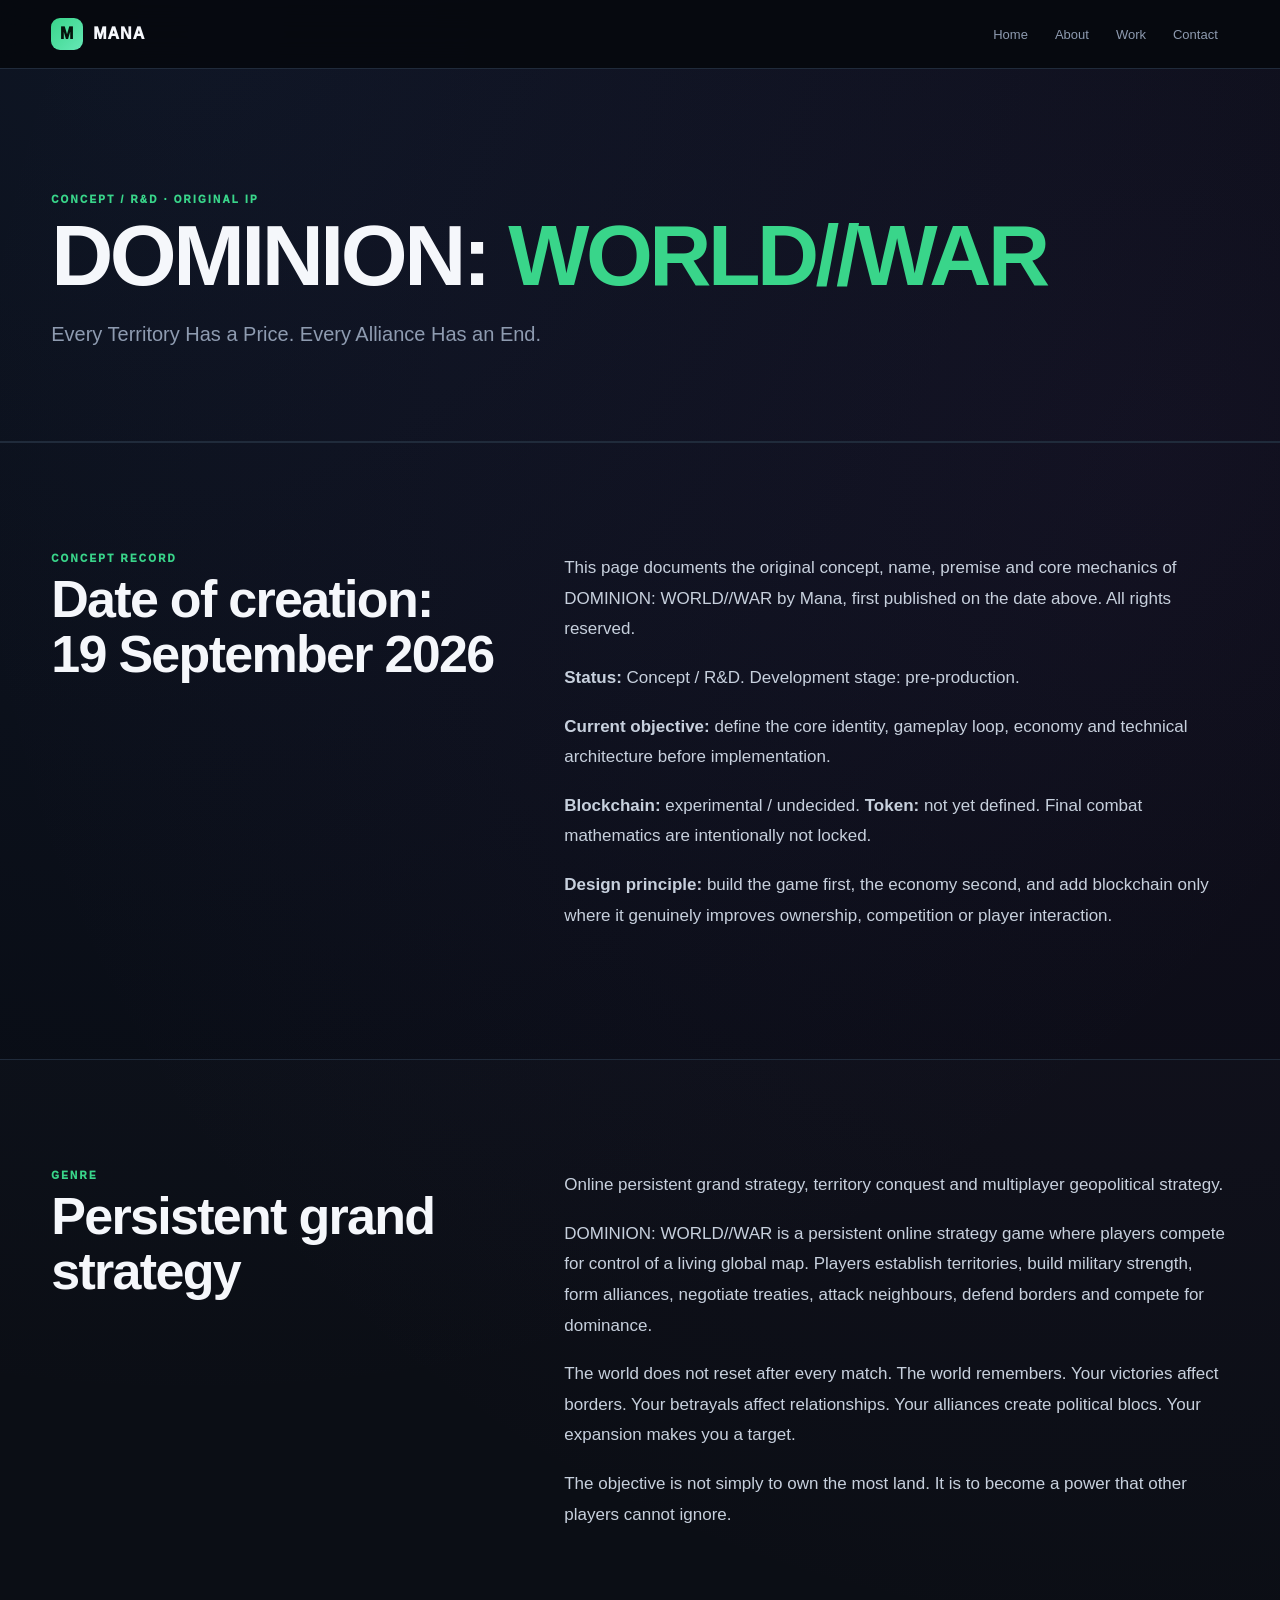
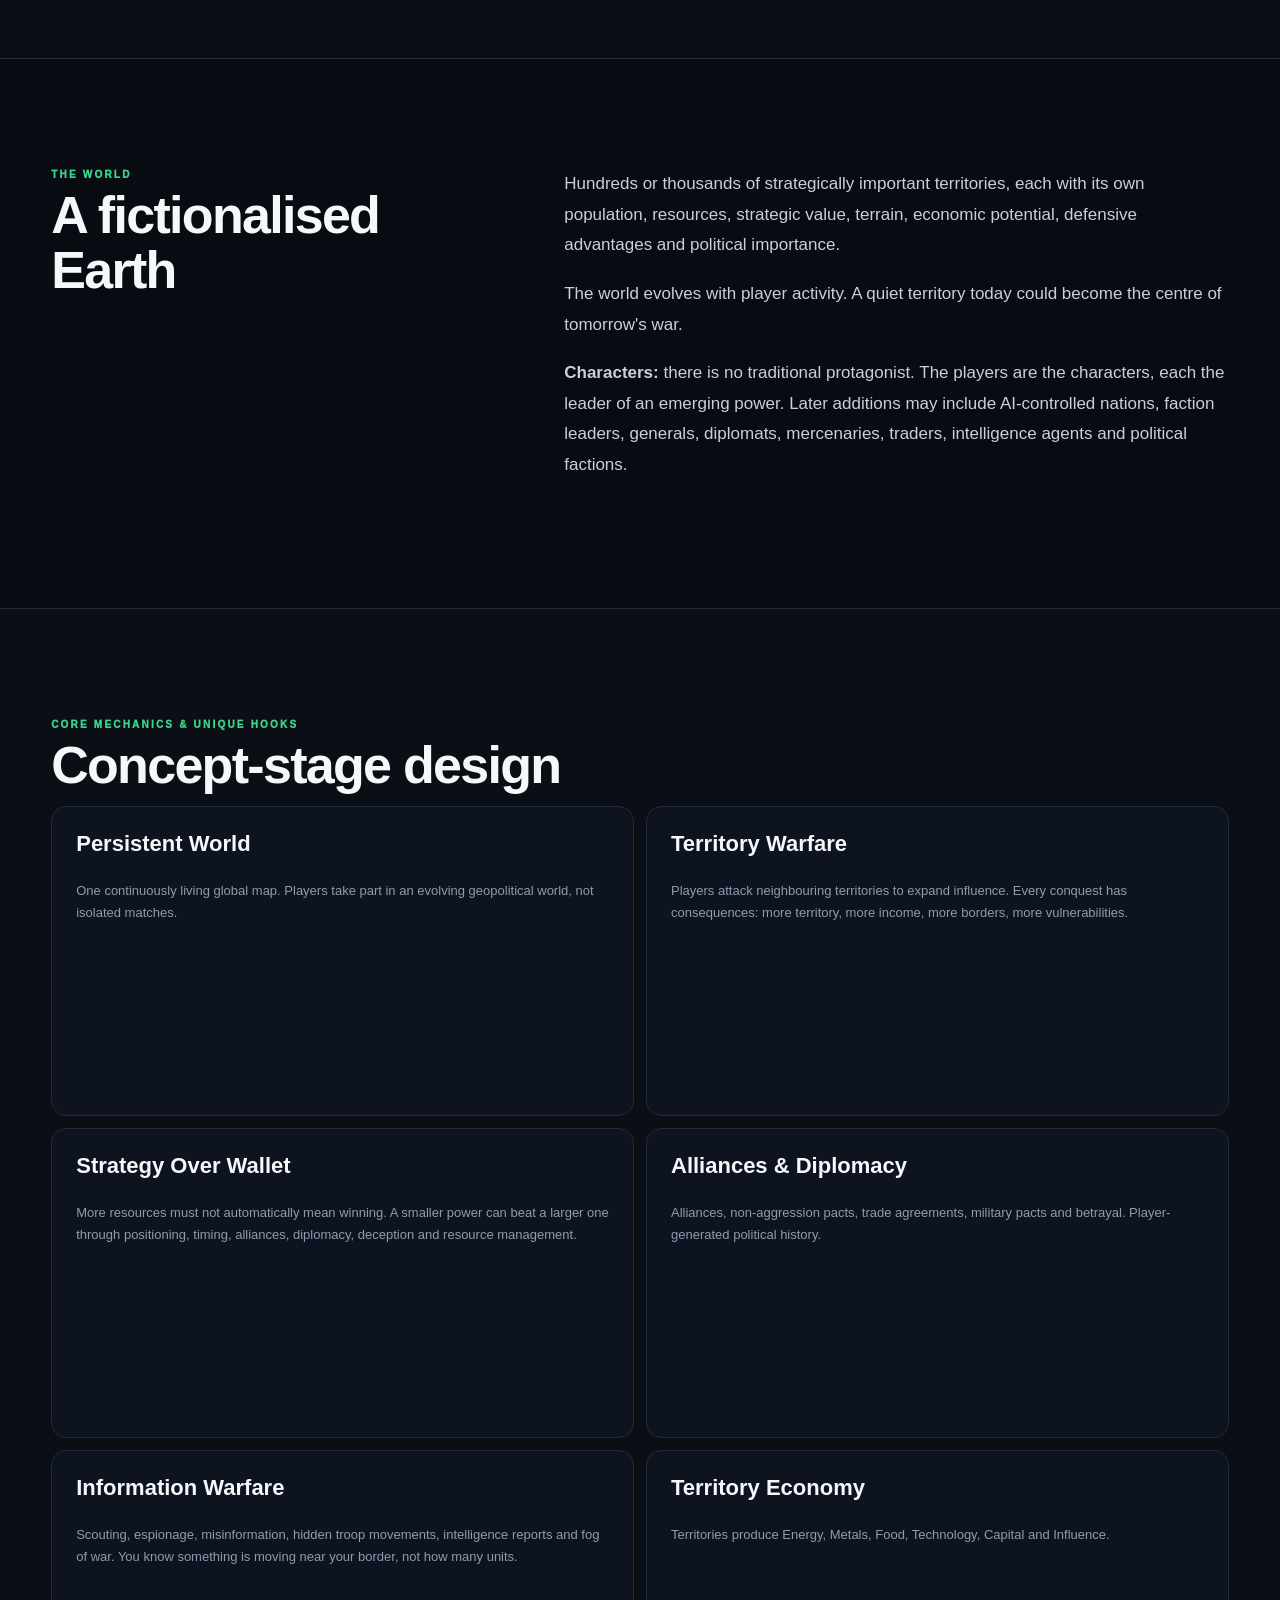
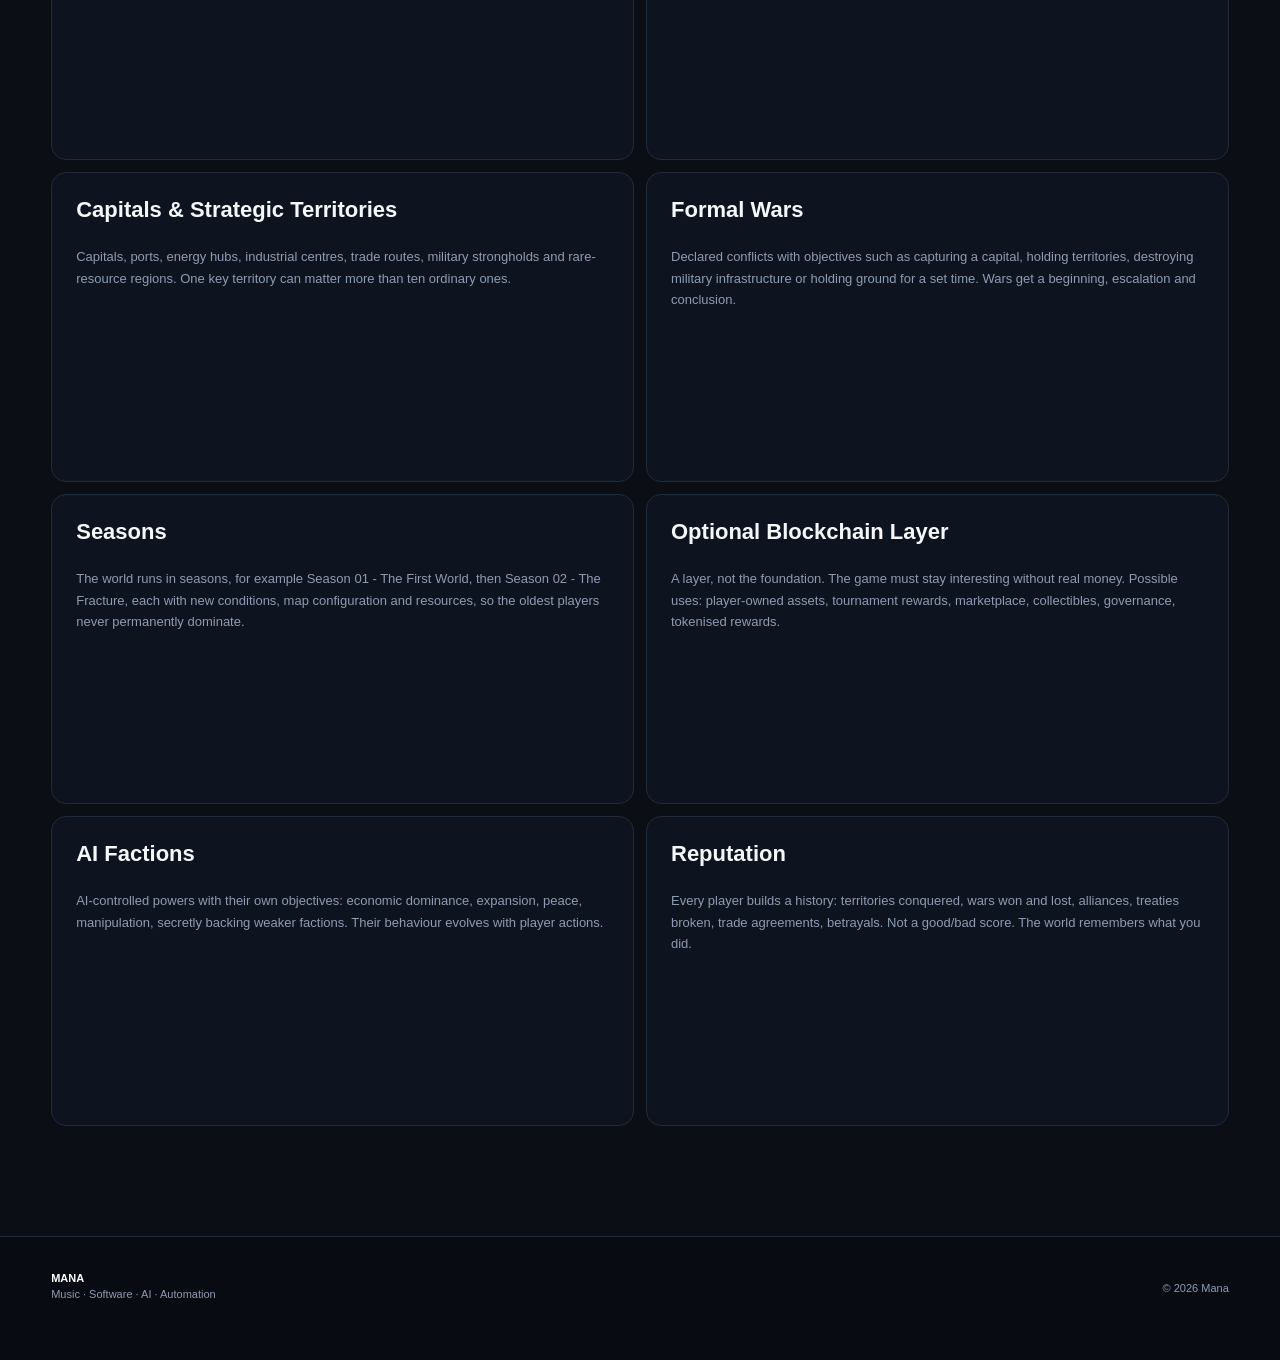
<file: dominion.html>
﻿<!DOCTYPE html>
<html lang="en">

<head>

  <meta charset="UTF-8">

  <meta
    name="viewport"
    content="width=device-width, initial-scale=1.0"
  >

  <meta
    name="description"
    content="DOMINION: WORLD//WAR - an original persistent online grand strategy game concept by Mana. Concept registered 2026-09-19."
  >

  <title>
    DOMINION: WORLD//WAR — Mana
  </title>

  <link
    rel="stylesheet"
    href="styles.css?v=3.1.0"
  >

</head>


<body>

  <header class="site-header">

    <div class="nav-shell">

      <a
        class="brand"
        href="index.html"
      >
        <span class="brand-mark">
          M
        </span>

        <span>
          MANA
        </span>
      </a>


      <nav class="desktop-nav">

        <a href="index.html">
          Home
        </a>

        <a href="about.html">
          About
        </a>

        <a href="index.html#projects">
          Work
        </a>

        <a href="contact.html">
          Contact
        </a>

      </nav>


      <button
        id="menuButton"
        class="menu-button"
        type="button"
        aria-label="Open navigation"
        aria-expanded="false"
      >
        Menu
      </button>

    </div>


    <nav
      id="mobileNav"
      class="mobile-nav"
      hidden
    >

      <a href="index.html">
        Home
      </a>

      <a href="about.html">
        About
      </a>

      <a href="index.html#projects">
        Work
      </a>

      <a href="contact.html">
        Contact
      </a>

    </nav>

  </header>


  <main>

    <section class="subpage-hero">
      <div class="container">
        <p class="eyebrow">CONCEPT / R&amp;D · ORIGINAL IP</p>
        <h1>DOMINION: <span>WORLD//WAR</span></h1>
        <p class="subpage-lead">Every Territory Has a Price. Every Alliance Has an End.</p>
      </div>
    </section>

    <section class="section">
      <div class="container about-story">
        <div>
          <p class="eyebrow">CONCEPT RECORD</p>
          <h2>Date of creation: <time datetime="2026-09-19">19 September 2026</time></h2>
        </div>
        <div class="about-copy">
          <p>This page documents the original concept, name, premise and core mechanics of DOMINION: WORLD//WAR by Mana, first published on the date above. All rights reserved.</p>
          <p><strong>Status:</strong> Concept / R&amp;D. Development stage: pre-production.</p>
          <p><strong>Current objective:</strong> define the core identity, gameplay loop, economy and technical architecture before implementation.</p>
          <p><strong>Blockchain:</strong> experimental / undecided. <strong>Token:</strong> not yet defined. Final combat mathematics are intentionally not locked.</p>
          <p><strong>Design principle:</strong> build the game first, the economy second, and add blockchain only where it genuinely improves ownership, competition or player interaction.</p>
        </div>
      </div>
    </section>

    <section class="section section-alt">
      <div class="container about-story">
        <div>
          <p class="eyebrow">GENRE</p>
          <h2>Persistent grand strategy</h2>
        </div>
        <div class="about-copy">
          <p>Online persistent grand strategy, territory conquest and multiplayer geopolitical strategy.</p>
          <p>DOMINION: WORLD//WAR is a persistent online strategy game where players compete for control of a living global map. Players establish territories, build military strength, form alliances, negotiate treaties, attack neighbours, defend borders and compete for dominance.</p>
          <p>The world does not reset after every match. The world remembers. Your victories affect borders. Your betrayals affect relationships. Your alliances create political blocs. Your expansion makes you a target.</p>
          <p>The objective is not simply to own the most land. It is to become a power that other players cannot ignore.</p>
        </div>
      </div>
    </section>

    <section class="section">
      <div class="container about-story">
        <div>
          <p class="eyebrow">THE WORLD</p>
          <h2>A fictionalised Earth</h2>
        </div>
        <div class="about-copy">
          <p>Hundreds or thousands of strategically important territories, each with its own population, resources, strategic value, terrain, economic potential, defensive advantages and political importance.</p>
          <p>The world evolves with player activity. A quiet territory today could become the centre of tomorrow's war.</p>
          <p><strong>Characters:</strong> there is no traditional protagonist. The players are the characters, each the leader of an emerging power. Later additions may include AI-controlled nations, faction leaders, generals, diplomats, mercenaries, traders, intelligence agents and political factions.</p>
        </div>
      </div>
    </section>

    <section class="section section-alt">
      <div class="container">
        <p class="eyebrow">CORE MECHANICS &amp; UNIQUE HOOKS</p>
        <h2>Concept-stage design</h2>
        <div class="project-grid">
          <article class="project-card"><h3>Persistent World</h3><p>One continuously living global map. Players take part in an evolving geopolitical world, not isolated matches.</p></article>
          <article class="project-card"><h3>Territory Warfare</h3><p>Players attack neighbouring territories to expand influence. Every conquest has consequences: more territory, more income, more borders, more vulnerabilities.</p></article>
          <article class="project-card"><h3>Strategy Over Wallet</h3><p>More resources must not automatically mean winning. A smaller power can beat a larger one through positioning, timing, alliances, diplomacy, deception and resource management.</p></article>
          <article class="project-card"><h3>Alliances &amp; Diplomacy</h3><p>Alliances, non-aggression pacts, trade agreements, military pacts and betrayal. Player-generated political history.</p></article>
          <article class="project-card"><h3>Information Warfare</h3><p>Scouting, espionage, misinformation, hidden troop movements, intelligence reports and fog of war. You know something is moving near your border, not how many units.</p></article>
          <article class="project-card"><h3>Territory Economy</h3><p>Territories produce Energy, Metals, Food, Technology, Capital and Influence.</p></article>
          <article class="project-card"><h3>Capitals &amp; Strategic Territories</h3><p>Capitals, ports, energy hubs, industrial centres, trade routes, military strongholds and rare-resource regions. One key territory can matter more than ten ordinary ones.</p></article>
          <article class="project-card"><h3>Formal Wars</h3><p>Declared conflicts with objectives such as capturing a capital, holding territories, destroying military infrastructure or holding ground for a set time. Wars get a beginning, escalation and conclusion.</p></article>
          <article class="project-card"><h3>Seasons</h3><p>The world runs in seasons, for example Season 01 - The First World, then Season 02 - The Fracture, each with new conditions, map configuration and resources, so the oldest players never permanently dominate.</p></article>
          <article class="project-card"><h3>Optional Blockchain Layer</h3><p>A layer, not the foundation. The game must stay interesting without real money. Possible uses: player-owned assets, tournament rewards, marketplace, collectibles, governance, tokenised rewards.</p></article>
          <article class="project-card"><h3>AI Factions</h3><p>AI-controlled powers with their own objectives: economic dominance, expansion, peace, manipulation, secretly backing weaker factions. Their behaviour evolves with player actions.</p></article>
          <article class="project-card"><h3>Reputation</h3><p>Every player builds a history: territories conquered, wars won and lost, alliances, treaties broken, trade agreements, betrayals. Not a good/bad score. The world remembers what you did.</p></article>
        </div>
      </div>
    </section>

  </main>



  <footer>

    <div class="container footer-layout">

      <div>

        <strong>
          MANA
        </strong>

        <p>
          Music · Software · AI · Automation
        </p>

      </div>

      <p>
        © 2026 Mana
      </p>

    </div>

  </footer>


  <script src="script.js?v=3.1.0"></script>

</body>

</html>
</file>
<file: styles.css>
﻿:root {
  --bg: #080b12;
  --surface: #0e141f;
  --surface-2: #121a27;
  --surface-3: #172131;

  --line: #202b3b;
  --line-bright: #34455e;

  --text: #f5f7fb;
  --muted: #8e9bb0;
  --muted-2: #637086;

  --green: #39d58a;
  --blue: #6699ff;
  --orange: #ffb65b;

  --radius: 18px;

  --shadow:
    0 25px 80px
    rgba(0,0,0,.28);
}


* {
  box-sizing: border-box;
}


html {
  scroll-behavior: smooth;
}


body {
  margin: 0;

  min-height: 100vh;

  background:
    radial-gradient(
      circle at 15% 0%,
      rgba(53,86,150,.14),
      transparent 30%
    ),
    radial-gradient(
      circle at 90% 10%,
      rgba(117,62,155,.09),
      transparent 28%
    ),
    var(--bg);

  color: var(--text);

  font-family:
    Inter,
    "Segoe UI",
    Arial,
    sans-serif;
}


a,
button {
  font: inherit;
}


a {
  color: inherit;
}


button {
  color: inherit;
}


.container {
  width: min(1180px, 92%);
  margin: auto;
}


/* =========================================================
   HEADER
   ========================================================= */

.site-header {
  position: sticky;
  top: 0;

  z-index: 100;

  border-bottom:
    1px solid var(--line);

  background:
    rgba(6,9,15,.92);

  backdrop-filter:
    blur(16px);
}


.nav-shell {
  width: min(1180px, 92%);

  min-height: 68px;

  margin: auto;

  display: flex;

  align-items: center;

  gap: 35px;
}


.brand {
  display: flex;

  align-items: center;

  gap: 10px;

  text-decoration: none;

  font-weight: 950;

  letter-spacing: 1px;
}


.brand-mark {
  width: 32px;
  height: 32px;

  display: grid;

  place-items: center;

  border-radius: 9px;

  background:
    linear-gradient(
      135deg,
      var(--green),
      #66e8b6
    );

  color: #04140c;

  font-weight: 950;
}


.desktop-nav {
  margin-left: auto;

  display: flex;

  gap: 5px;
}


.desktop-nav a {
  padding:
    8px 11px;

  border-radius: 8px;

  color: var(--muted);

  text-decoration: none;

  font-size: 13px;
}


.desktop-nav a:hover {
  color: white;

  background:
    var(--surface);
}


.menu-button {
  display: none;

  margin-left: auto;

  border:
    1px solid var(--line);

  border-radius: 8px;

  padding:
    8px 12px;

  background: transparent;

  cursor: pointer;
}


.mobile-nav {
  width: min(1180px, 92%);

  margin: auto;

  padding:
    0 0 15px;

  display: grid;

  gap: 5px;
}


.mobile-nav[hidden] {
  display: none;
}


.mobile-nav a {
  padding: 10px;

  border-radius: 8px;

  color: var(--muted);

  text-decoration: none;
}


.mobile-nav a:hover {
  color: white;

  background:
    var(--surface);
}


/* =========================================================
   TYPOGRAPHY
   ========================================================= */

.eyebrow {
  margin:
    0 0 8px;

  color: var(--green);

  font-size: 10px;

  font-weight: 950;

  letter-spacing: 2.2px;
}


h1,
h2,
h3,
p {
  overflow-wrap: anywhere;
}


h1 {
  margin:
    0 0 20px;

  font-size:
    clamp(48px,7vw,86px);

  line-height: .98;

  letter-spacing: -3.5px;
}


h1 span {
  color: var(--green);
}


h2 {
  margin:
    0 0 13px;

  font-size:
    clamp(32px,4.5vw,52px);

  line-height: 1.05;

  letter-spacing: -1.7px;
}


h3 {
  margin:
    0 0 10px;
}


/* =========================================================
   BUTTONS
   ========================================================= */

.button {
  display: inline-flex;

  align-items: center;

  justify-content: center;

  padding:
    12px 18px;

  border-radius: 9px;

  text-decoration: none;

  font-weight: 850;

  font-size: 13px;
}


.button.primary {
  border:
    1px solid var(--green);

  background: var(--green);

  color: #04140c;
}


.button.secondary {
  border:
    1px solid var(--line-bright);

  background:
    rgba(255,255,255,.015);

  color: #d9e0e9;
}


.button:hover {
  filter: brightness(1.07);
}


/* =========================================================
   HERO
   ========================================================= */

.hero {
  padding:
    clamp(70px,10vw,135px)
    0
    clamp(70px,9vw,115px);
}


.hero-grid {
  display: grid;

  grid-template-columns:
    minmax(0,1.4fr)
    minmax(300px,.6fr);

  gap: 65px;

  align-items: center;
}


.hero-lead {
  max-width: 760px;

  margin:
    0 0 28px;

  color: var(--muted);

  font-size:
    clamp(16px,2vw,20px);

  line-height: 1.7;
}


.hero-actions {
  display: flex;

  flex-wrap: wrap;

  gap: 9px;
}


.hero-panel {
  padding: 24px;

  border:
    1px solid var(--line);

  border-radius: var(--radius);

  background:
    linear-gradient(
      145deg,
      rgba(18,26,39,.94),
      rgba(10,15,24,.94)
    );

  box-shadow:
    var(--shadow);
}


.panel-label {
  margin:
    0 0 16px;

  color: var(--muted);

  font-size: 9px;

  font-weight: 900;

  letter-spacing: 1.5px;
}


.focus-list {
  display: grid;

  gap: 1px;

  overflow: hidden;

  border:
    1px solid var(--line);

  border-radius: 10px;

  background:
    var(--line);
}


.focus-list > div {
  padding:
    14px;

  display: flex;

  align-items: center;

  gap: 12px;

  background:
    var(--surface);
}


.focus-list span {
  color: var(--green);

  font-size: 10px;

  font-weight: 900;
}


.focus-list strong {
  font-size: 13px;
}


/* =========================================================
   SECTIONS
   ========================================================= */

.section {
  padding:
    clamp(65px,9vw,110px)
    0;

  border-top:
    1px solid var(--line);
}


.section-alt {
  background:
    rgba(255,255,255,.012);
}


.section-heading {
  max-width: 800px;

  margin-bottom: 35px;
}


.section-heading.compact {
  margin-bottom: 28px;
}


.section-heading > p:last-child {
  color: var(--muted);

  line-height: 1.7;

  font-size: 15px;
}


/* =========================================================
   CATEGORIES
   ========================================================= */

.category-grid {
  display: grid;

  grid-template-columns:
    repeat(4,1fr);

  gap: 11px;
}


.category-card {
  min-height: 245px;

  padding: 22px;

  display: flex;

  flex-direction: column;

  border:
    1px solid var(--line);

  border-radius: 14px;

  background:
    var(--surface);
}


.category-index {
  color: var(--green);

  font-size: 10px;

  font-weight: 900;
}


.category-card h3 {
  margin:
    25px 0 10px;
}


.category-card p {
  margin:
    0 0 20px;

  color: var(--muted);

  line-height: 1.6;

  font-size: 13px;
}


.tag-row {
  margin-top: auto;

  display: flex;

  flex-wrap: wrap;

  gap: 6px;
}


.tag-row span {
  padding:
    5px 8px;

  border:
    1px solid var(--line);

  border-radius: 50px;

  color: var(--muted);

  font-size: 9px;
}


/* =========================================================
   FLAGSHIP
   ========================================================= */

.flagship-layout {
  display: grid;

  grid-template-columns:
    minmax(0,1fr)
    minmax(320px,.9fr);

  gap: 65px;

  align-items: start;
}


.status-row {
  margin-bottom: 13px;
}


.status {
  display: inline-block;

  padding:
    5px 8px;

  border-radius: 50px;

  font-size: 8px;

  font-weight: 950;

  letter-spacing: 1px;
}


.status.active {
  color: #bad1ff;

  border:
    1px solid
    rgba(102,153,255,.35);

  background:
    rgba(102,153,255,.06);
}


.status.working {
  color: var(--green);

  border:
    1px solid
    rgba(57,213,138,.35);

  background:
    rgba(57,213,138,.06);
}


.status.prototype {
  color: var(--orange);

  border:
    1px solid
    rgba(255,182,91,.35);

  background:
    rgba(255,182,91,.06);
}


.status.concept {
  color: #b99be8;

  border:
    1px solid
    rgba(185,155,232,.35);

  background:
    rgba(185,155,232,.05);
}


.flagship-title {
  margin-bottom: 2px;

  font-size:
    clamp(48px,7vw,80px);
}


.flagship-subtitle {
  margin:
    0 0 25px;

  color: var(--green);

  font-size: 17px;

  font-weight: 850;
}


.flagship-copy {
  color: var(--muted);

  line-height: 1.75;

  font-size: 15px;
}


.flagship-panel {
  padding: 24px;

  border:
    1px solid var(--line);

  border-radius: var(--radius);

  background:
    var(--surface);
}


.pipeline {
  display: flex;

  flex-wrap: wrap;

  align-items: center;

  gap: 8px;
}


.pipeline span {
  padding:
    7px 9px;

  border:
    1px solid var(--line);

  border-radius: 7px;

  font-size: 10px;

  font-weight: 800;
}


.pipeline i {
  color: var(--green);

  font-style: normal;
}


.proof-grid {
  margin-top: 40px;

  display: grid;

  grid-template-columns:
    repeat(4,1fr);

  gap: 10px;
}


.proof-grid article {
  padding: 18px;

  border:
    1px solid var(--line);

  border-radius: 11px;

  background:
    var(--surface);
}


.proof-grid small {
  display: block;

  color: var(--muted);

  font-size: 8px;

  letter-spacing: 1px;
}


.proof-grid strong {
  display: block;

  margin-top: 8px;

  font-size: 14px;
}


/* =========================================================
   PROJECTS
   ========================================================= */

.project-grid {
  display: grid;

  grid-template-columns:
    repeat(2,1fr);

  gap: 12px;
}


.project-card {
  min-height: 310px;

  padding: 24px;

  display: flex;

  flex-direction: column;

  border:
    1px solid var(--line);

  border-radius: 15px;

  background:
    var(--surface);
}


.featured-project {
  border-color:
    rgba(57,213,138,.35);

  background:
    linear-gradient(
      145deg,
      rgba(57,213,138,.045),
      var(--surface)
    );
}


.project-top {
  display: flex;

  justify-content:
    space-between;

  align-items: center;

  gap: 15px;

  margin-bottom: 25px;
}


.project-number {
  color: var(--muted-2);

  font-size: 11px;

  font-weight: 900;
}


.project-card h3 {
  font-size: 22px;
}


.project-type {
  margin:
    0 0 15px;

  color: var(--green);

  font-size: 11px;

  font-weight: 800;
}


.project-card > p:not(.project-type) {
  color: var(--muted);

  line-height: 1.65;

  font-size: 13px;
}


.project-actions {
  margin-top: 15px;

  display: flex;

  flex-wrap: wrap;

  gap: 14px;
}


.project-actions a {
  color: var(--orange);

  text-decoration: none;

  font-size: 11px;

  font-weight: 850;
}


.project-actions a:hover {
  text-decoration: underline;
}


/* =========================================================
   INDEPENDENT
   ========================================================= */

.independent-grid {
  display: grid;

  grid-template-columns:
    repeat(2,1fr);

  gap: 12px;
}


.independent-grid article {
  padding: 24px;

  border:
    1px solid var(--line);

  border-radius: 14px;

  background:
    var(--surface);
}


.independent-grid h3 {
  margin:
    20px 0 8px;
}


.independent-grid p {
  color: var(--muted);

  line-height: 1.6;
}


/* =========================================================
   CREATIVE
   ========================================================= */

.creative-layout {
  display: grid;

  grid-template-columns:
    .8fr 1.2fr;

  gap: 60px;

  align-items: center;
}


.creative-layout > div:first-child > p:last-child {
  color: var(--muted);

  line-height: 1.7;
}


.creative-flow {
  display: flex;

  flex-wrap: wrap;

  align-items: center;

  justify-content: center;

  gap: 8px;

  padding: 30px;

  border:
    1px solid var(--line);

  border-radius: var(--radius);

  background:
    var(--surface);
}


.creative-flow span {
  padding:
    9px 11px;

  border:
    1px solid var(--line);

  border-radius: 8px;

  font-size: 11px;

  font-weight: 800;
}


.creative-flow i {
  color: var(--green);

  font-style: normal;
}


/* =========================================================
   ROADMAP
   ========================================================= */

.roadmap-card {
  padding:
    clamp(28px,5vw,55px);

  border:
    1px solid
    rgba(57,213,138,.3);

  border-radius: 20px;

  background:
    radial-gradient(
      circle at 100% 0%,
      rgba(57,213,138,.08),
      transparent 35%
    ),
    var(--surface);

  box-shadow:
    var(--shadow);
}


.roadmap-copy {
  max-width: 850px;
}


.roadmap-copy > p:last-child {
  color: var(--muted);

  line-height: 1.7;
}


.roadmap-budget {
  margin:
    35px 0 25px;

  display: grid;

  grid-template-columns:
    repeat(3,1fr);

  overflow: hidden;

  border:
    1px solid var(--line);

  border-radius: 13px;

  background:
    var(--line);

  gap: 1px;
}


.roadmap-budget > div {
  padding: 20px;

  background:
    #0a0f18;
}


.roadmap-budget span {
  display: block;

  color: var(--muted);

  font-size: 9px;

  font-weight: 900;

  letter-spacing: 1px;
}


.roadmap-budget strong {
  display: block;

  margin-top: 7px;

  font-size: 20px;
}


.roadmap-total strong,
.roadmap-total span {
  color: var(--green);
}


.roadmap-actions {
  display: flex;

  flex-wrap: wrap;

  gap: 9px;
}


/* =========================================================
   CONTACT
   ========================================================= */

.contact-layout {
  display: flex;

  align-items: center;

  justify-content:
    space-between;

  gap: 50px;
}


.contact-layout > div:first-child {
  max-width: 720px;
}


.contact-layout p:last-child {
  color: var(--muted);

  line-height: 1.7;
}


.contact-actions {
  flex-shrink: 0;

  display: flex;

  gap: 8px;
}


/* =========================================================
   FOOTER
   ========================================================= */

footer {
  padding:
    35px 0 60px;

  border-top:
    1px solid var(--line);
}


.footer-layout {
  display: flex;

  justify-content:
    space-between;

  align-items: center;

  gap: 30px;

  color: var(--muted);

  font-size: 11px;
}


.footer-layout strong {
  color: white;
}


.footer-layout p {
  margin:
    4px 0 0;
}


/* =========================================================
   RESPONSIVE
   ========================================================= */

@media (max-width: 900px) {

  .hero-grid,
  .flagship-layout,
  .creative-layout {
    grid-template-columns: 1fr;
  }


  .category-grid {
    grid-template-columns:
      repeat(2,1fr);
  }


  .hero-panel {
    max-width: 600px;
  }

}


@media (max-width: 700px) {

  .desktop-nav {
    display: none;
  }


  .menu-button {
    display: block;
  }


  h1 {
    font-size: 47px;

    letter-spacing: -2.4px;
  }


  .hero {
    padding:
      70px 0;
  }


  .category-grid,
  .project-grid,
  .independent-grid,
  .proof-grid,
  .roadmap-budget {
    grid-template-columns: 1fr;
  }


  .category-card {
    min-height: 0;
  }


  .project-card {
    min-height: 0;
  }


  .creative-flow {
    flex-direction: column;
  }


  .creative-flow i {
    transform:
      rotate(90deg);
  }


  .contact-layout {
    align-items:
      flex-start;

    flex-direction: column;
  }


  .contact-actions {
    width: 100%;

    flex-direction: column;
  }


  .contact-actions .button {
    width: 100%;
  }


  .footer-layout {
    align-items:
      flex-start;

    flex-direction: column;
  }

}

/* =========================================================
   V3 SUBPAGES
   ========================================================= */

.subpage-hero {
  padding:
    clamp(70px,10vw,125px)
    0
    clamp(55px,8vw,90px);

  border-bottom:
    1px solid var(--line);
}


.subpage-hero h1 {
  max-width: 1050px;
}


.subpage-lead {
  max-width: 780px;

  margin: 0;

  color: var(--muted);

  font-size:
    clamp(16px,2vw,20px);

  line-height: 1.7;
}


/* CONTACT */

.contact-page-grid {
  display: grid;

  grid-template-columns:
    .8fr 1.2fr;

  gap: 70px;

  align-items: start;
}


.contact-topic-list {
  display: grid;

  gap: 1px;

  margin-top: 30px;

  overflow: hidden;

  border:
    1px solid var(--line);

  border-radius: 12px;

  background: var(--line);
}


.contact-topic-list article {
  padding: 17px;

  background: var(--surface);
}


.contact-topic-list strong {
  font-size: 13px;
}


.contact-topic-list p {
  margin:
    6px 0 0;

  color: var(--muted);

  font-size: 11px;

  line-height: 1.5;
}


.direct-contact {
  margin-top: 28px;

  display: grid;

  gap: 7px;
}


.direct-contact span {
  margin-top: 10px;

  color: var(--muted);

  font-size: 8px;

  font-weight: 900;

  letter-spacing: 1px;
}


.direct-contact a {
  color: var(--green);

  text-decoration: none;

  font-weight: 800;
}


.direct-contact strong {
  font-size: 13px;
}


.contact-form-panel {
  padding:
    clamp(22px,4vw,35px);

  border:
    1px solid var(--line);

  border-radius: var(--radius);

  background: var(--surface);

  box-shadow: var(--shadow);
}


.contact-field {
  margin-bottom: 17px;
}


.contact-field label {
  display: block;

  margin-bottom: 7px;

  font-size: 11px;

  font-weight: 850;
}


.contact-field input,
.contact-field textarea,
.contact-field select {
  width: 100%;

  padding:
    12px 13px;

  border:
    1px solid var(--line);

  border-radius: 9px;

  background:
    #080c13;

  color: white;

  outline: none;
}


.contact-field textarea {
  min-height: 150px;

  resize: vertical;
}


.contact-field input:focus,
.contact-field textarea:focus,
.contact-field select:focus {
  border-color: var(--blue);

  box-shadow:
    0 0 0 3px
    rgba(102,153,255,.08);
}


.contact-submit {
  width: 100%;

  cursor: pointer;
}


.contact-submit:disabled {
  opacity: .6;

  cursor: wait;
}


.contact-honeypot {
  position: absolute;

  left: -9999px;

  width: 1px;
  height: 1px;

  overflow: hidden;
}


.contact-error {
  margin:
    0 0 15px;

  padding: 11px;

  border:
    1px solid
    rgba(255,100,120,.35);

  border-radius: 8px;

  background:
    rgba(255,100,120,.06);

  color: #ffabb5;

  font-size: 11px;
}


.contact-success {
  text-align: center;

  padding:
    30px 10px;
}


.contact-success-mark {
  width: 55px;
  height: 55px;

  margin:
    0 auto 20px;

  display: grid;

  place-items: center;

  border:
    1px solid
    rgba(57,213,138,.35);

  border-radius: 50%;

  background:
    rgba(57,213,138,.08);

  color: var(--green);

  font-size: 22px;

  font-weight: 950;
}


.contact-success h3 {
  font-size: 24px;
}


.contact-success > p:not(.eyebrow) {
  color: var(--muted);

  line-height: 1.6;
}


.small-roadmap {
  display: flex;

  align-items: center;

  justify-content:
    space-between;

  gap: 50px;
}


.small-roadmap > div {
  max-width: 750px;
}


.small-roadmap p:last-child {
  color: var(--muted);

  line-height: 1.7;
}


/* ABOUT */

.about-story {
  display: grid;

  grid-template-columns:
    .8fr 1.2fr;

  gap: 70px;
}


.about-copy {
  color: #c7d0dd;

  font-size: 17px;

  line-height: 1.8;
}


.about-copy p {
  margin-top: 0;

  margin-bottom: 18px;
}


.about-flagship {
  display: grid;

  grid-template-columns:
    1fr 1fr;

  gap: 70px;

  align-items: start;
}


.about-flagship > div:first-child > p:not(.eyebrow) {
  color: var(--muted);

  line-height: 1.7;
}


.about-principles {
  display: grid;

  gap: 1px;

  overflow: hidden;

  border:
    1px solid var(--line);

  border-radius: 12px;

  background: var(--line);
}


.about-principles article {
  padding: 17px;

  display: flex;

  gap: 15px;

  align-items: center;

  background: var(--surface);
}


.about-principles span {
  color: var(--green);

  font-size: 10px;

  font-weight: 900;
}


.about-principles strong {
  font-size: 13px;
}


@media (max-width: 800px) {

  .contact-page-grid,
  .about-story,
  .about-flagship {
    grid-template-columns: 1fr;

    gap: 40px;
  }


  .small-roadmap {
    align-items: flex-start;

    flex-direction: column;
  }

}


@media (max-width: 700px) {

  .subpage-hero {
    padding:
      65px 0 55px;
  }


  .small-roadmap .button {
    width: 100%;
  }

}

/* =========================================================
   V3 SUBPAGES
   ========================================================= */

.subpage-hero {
  padding:
    clamp(70px,10vw,125px)
    0
    clamp(55px,8vw,90px);

  border-bottom:
    1px solid var(--line);
}


.subpage-hero h1 {
  max-width: 1050px;
}


.subpage-lead {
  max-width: 780px;

  margin: 0;

  color: var(--muted);

  font-size:
    clamp(16px,2vw,20px);

  line-height: 1.7;
}


/* CONTACT */

.contact-page-grid {
  display: grid;

  grid-template-columns:
    .8fr 1.2fr;

  gap: 70px;

  align-items: start;
}


.contact-topic-list {
  display: grid;

  gap: 1px;

  margin-top: 30px;

  overflow: hidden;

  border:
    1px solid var(--line);

  border-radius: 12px;

  background: var(--line);
}


.contact-topic-list article {
  padding: 17px;

  background: var(--surface);
}


.contact-topic-list strong {
  font-size: 13px;
}


.contact-topic-list p {
  margin:
    6px 0 0;

  color: var(--muted);

  font-size: 11px;

  line-height: 1.5;
}


.direct-contact {
  margin-top: 28px;

  display: grid;

  gap: 7px;
}


.direct-contact span {
  margin-top: 10px;

  color: var(--muted);

  font-size: 8px;

  font-weight: 900;

  letter-spacing: 1px;
}


.direct-contact a {
  color: var(--green);

  text-decoration: none;

  font-weight: 800;
}


.direct-contact strong {
  font-size: 13px;
}


.contact-form-panel {
  padding:
    clamp(22px,4vw,35px);

  border:
    1px solid var(--line);

  border-radius: var(--radius);

  background: var(--surface);

  box-shadow: var(--shadow);
}


.contact-field {
  margin-bottom: 17px;
}


.contact-field label {
  display: block;

  margin-bottom: 7px;

  font-size: 11px;

  font-weight: 850;
}


.contact-field input,
.contact-field textarea,
.contact-field select {
  width: 100%;

  padding:
    12px 13px;

  border:
    1px solid var(--line);

  border-radius: 9px;

  background:
    #080c13;

  color: white;

  outline: none;
}


.contact-field textarea {
  min-height: 150px;

  resize: vertical;
}


.contact-field input:focus,
.contact-field textarea:focus,
.contact-field select:focus {
  border-color: var(--blue);

  box-shadow:
    0 0 0 3px
    rgba(102,153,255,.08);
}


.contact-submit {
  width: 100%;

  cursor: pointer;
}


.contact-submit:disabled {
  opacity: .6;

  cursor: wait;
}


.contact-honeypot {
  position: absolute;

  left: -9999px;

  width: 1px;
  height: 1px;

  overflow: hidden;
}


.contact-error {
  margin:
    0 0 15px;

  padding: 11px;

  border:
    1px solid
    rgba(255,100,120,.35);

  border-radius: 8px;

  background:
    rgba(255,100,120,.06);

  color: #ffabb5;

  font-size: 11px;
}


.contact-success {
  text-align: center;

  padding:
    30px 10px;
}


.contact-success-mark {
  width: 55px;
  height: 55px;

  margin:
    0 auto 20px;

  display: grid;

  place-items: center;

  border:
    1px solid
    rgba(57,213,138,.35);

  border-radius: 50%;

  background:
    rgba(57,213,138,.08);

  color: var(--green);

  font-size: 22px;

  font-weight: 950;
}


.contact-success h3 {
  font-size: 24px;
}


.contact-success > p:not(.eyebrow) {
  color: var(--muted);

  line-height: 1.6;
}


.small-roadmap {
  display: flex;

  align-items: center;

  justify-content:
    space-between;

  gap: 50px;
}


.small-roadmap > div {
  max-width: 750px;
}


.small-roadmap p:last-child {
  color: var(--muted);

  line-height: 1.7;
}


/* ABOUT */

.about-story {
  display: grid;

  grid-template-columns:
    .8fr 1.2fr;

  gap: 70px;
}


.about-copy {
  color: #c7d0dd;

  font-size: 17px;

  line-height: 1.8;
}


.about-copy p {
  margin-top: 0;

  margin-bottom: 18px;
}


.about-flagship {
  display: grid;

  grid-template-columns:
    1fr 1fr;

  gap: 70px;

  align-items: start;
}


.about-flagship > div:first-child > p:not(.eyebrow) {
  color: var(--muted);

  line-height: 1.7;
}


.about-principles {
  display: grid;

  gap: 1px;

  overflow: hidden;

  border:
    1px solid var(--line);

  border-radius: 12px;

  background: var(--line);
}


.about-principles article {
  padding: 17px;

  display: flex;

  gap: 15px;

  align-items: center;

  background: var(--surface);
}


.about-principles span {
  color: var(--green);

  font-size: 10px;

  font-weight: 900;
}


.about-principles strong {
  font-size: 13px;
}


@media (max-width: 800px) {

  .contact-page-grid,
  .about-story,
  .about-flagship {
    grid-template-columns: 1fr;

    gap: 40px;
  }


  .small-roadmap {
    align-items: flex-start;

    flex-direction: column;
  }

}


@media (max-width: 700px) {

  .subpage-hero {
    padding:
      65px 0 55px;
  }


  .small-roadmap .button {
    width: 100%;
  }

}
</file>
